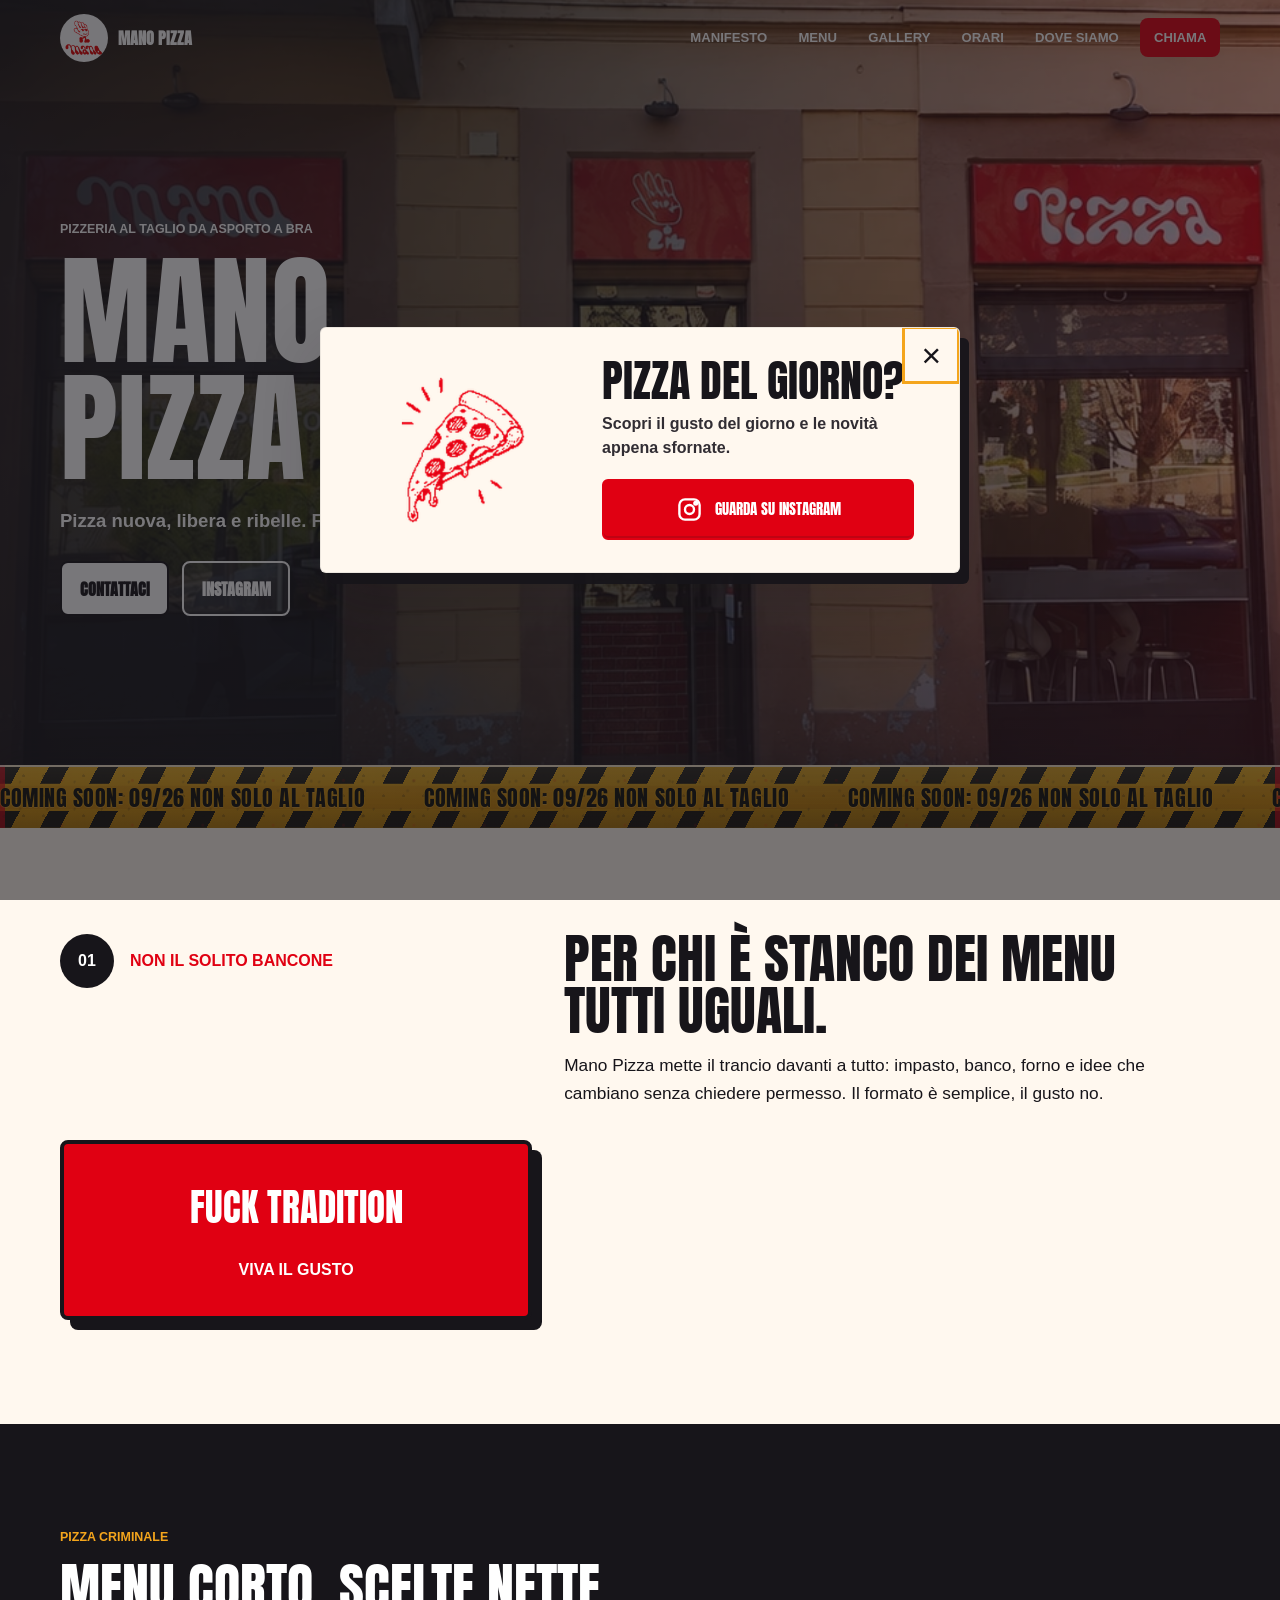
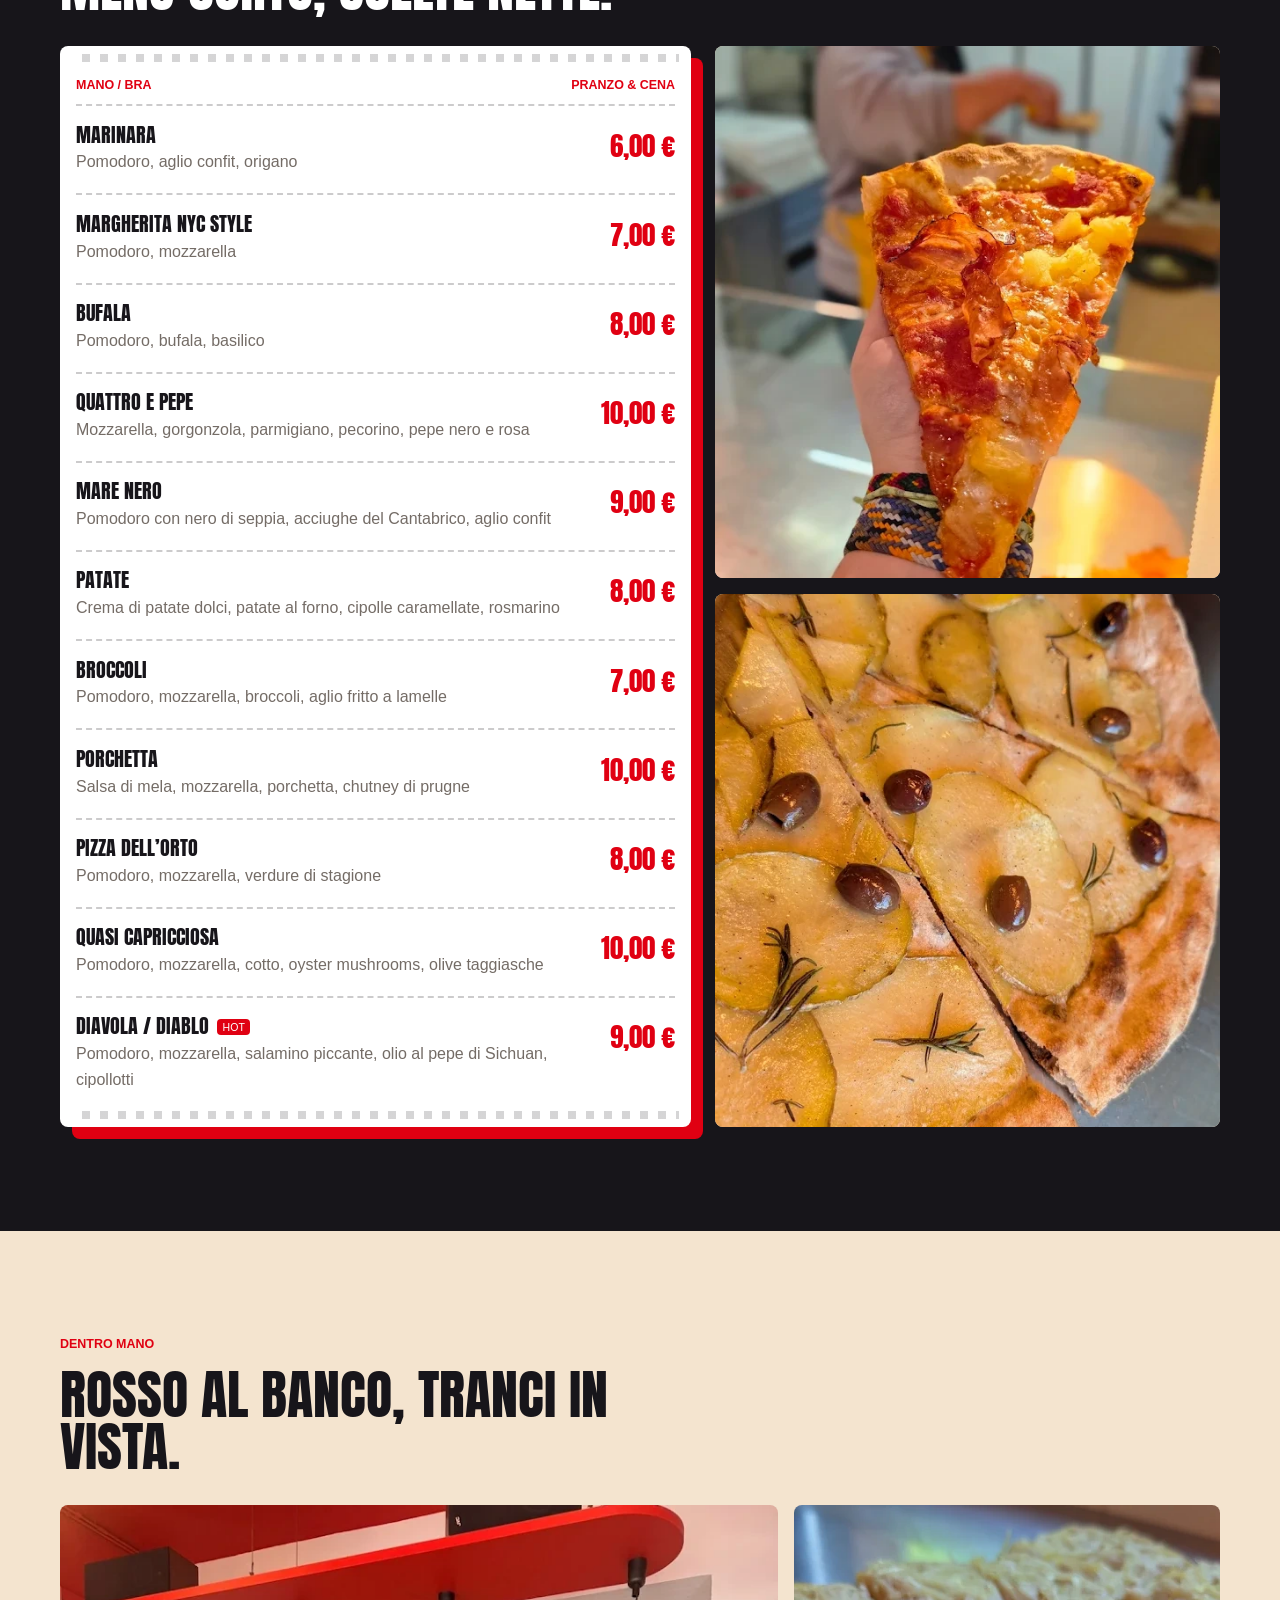
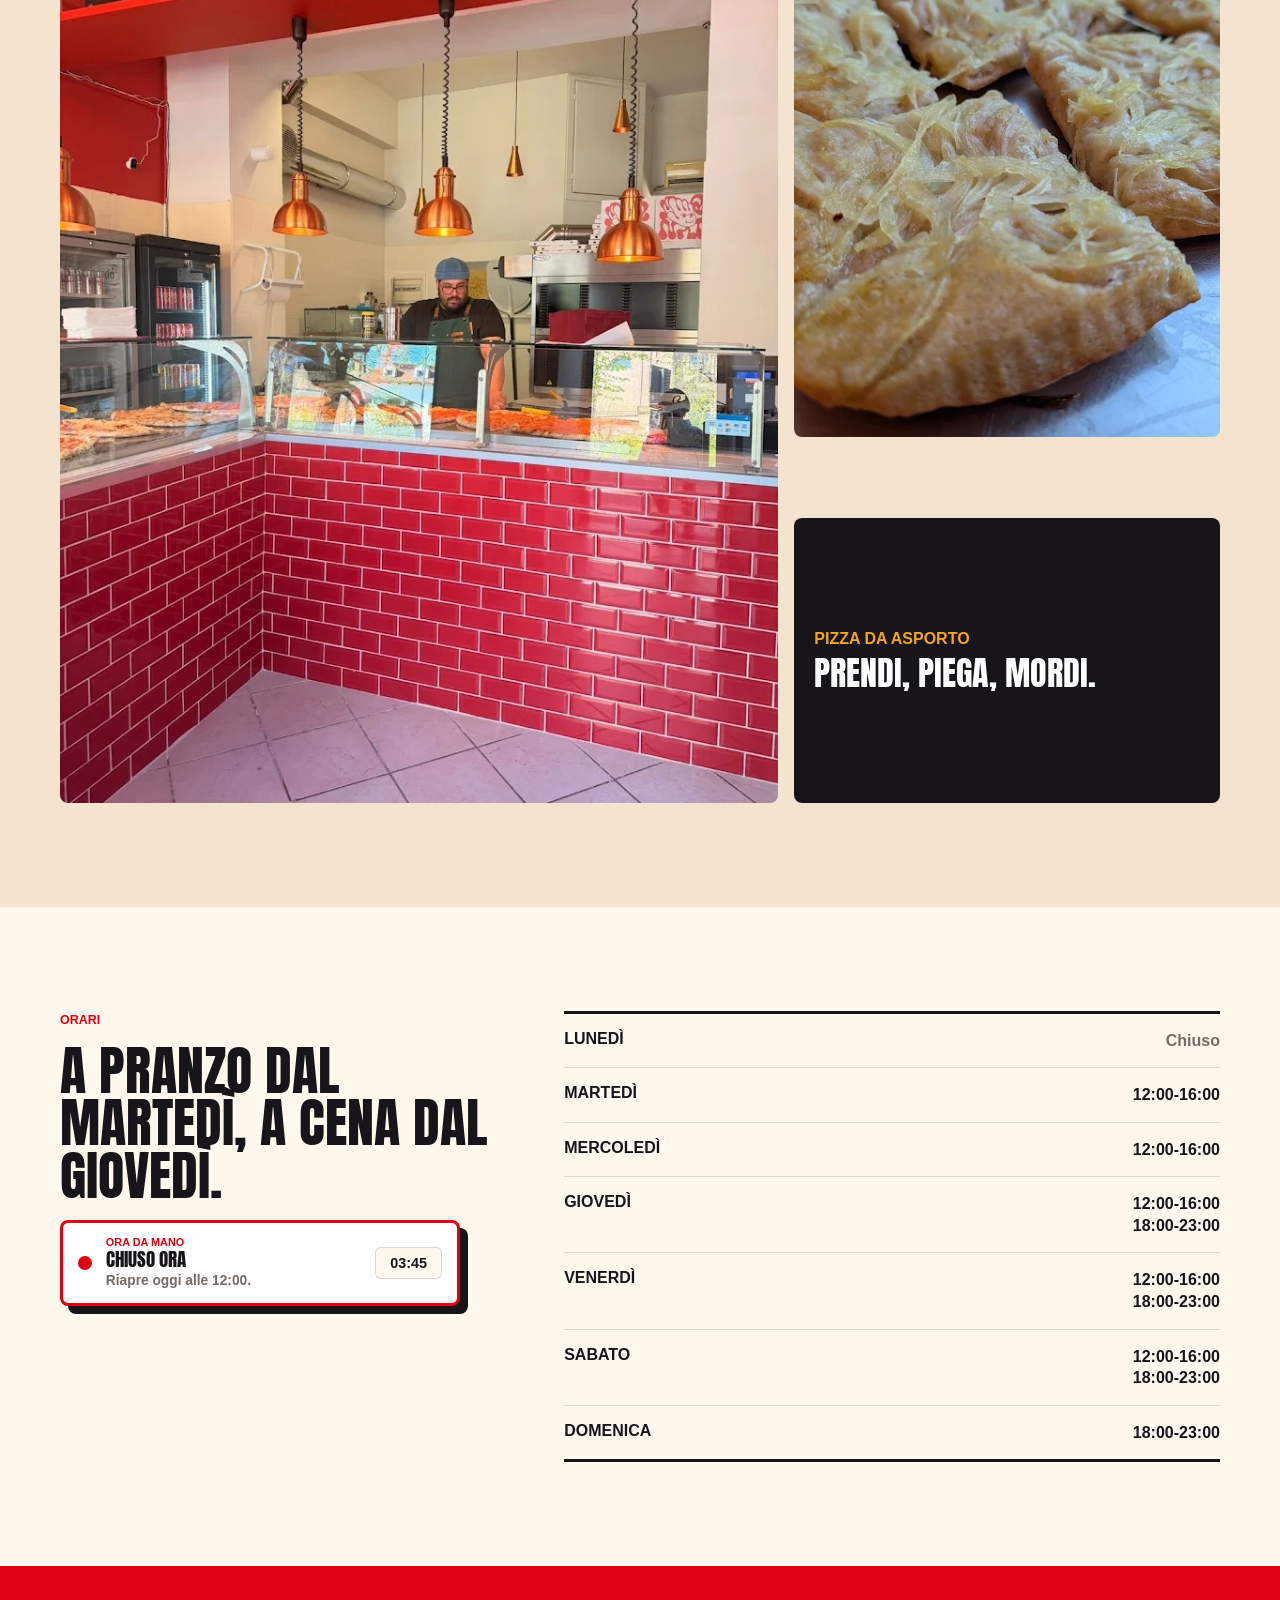
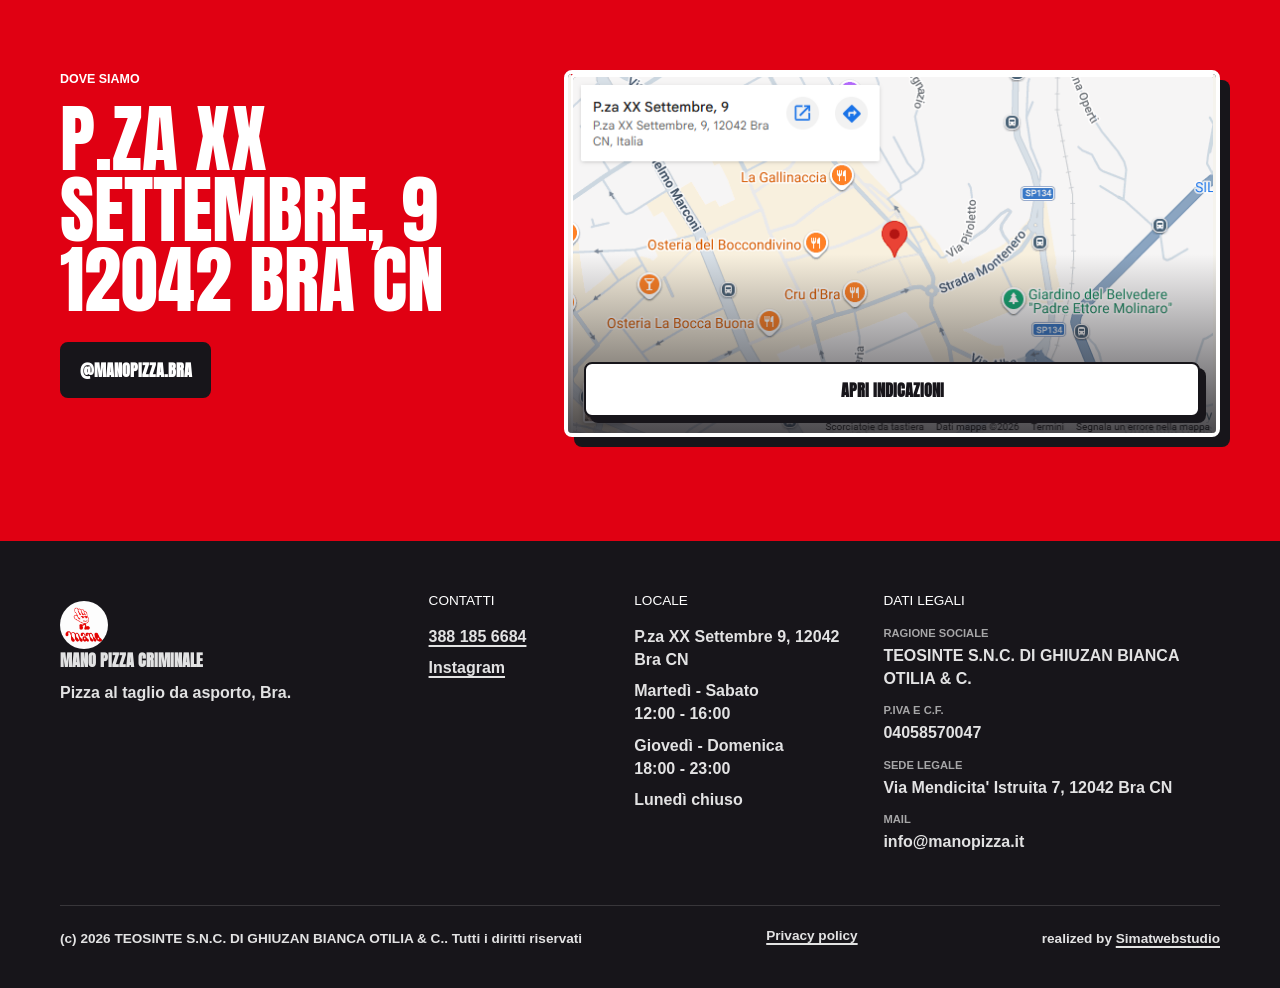
<file: index.html>
<!DOCTYPE html>
<html lang="it">
<head>
  <meta charset="UTF-8" />
  <meta name="viewport" content="width=device-width, initial-scale=1.0" />
  <title>Mano Pizza | Pizza al taglio ribelle a Bra</title>
  <meta name="description" content="Mano Pizza a Bra: pizza al taglio da asporto, menu diretto, tranci legali e criminali in Piazza XX Settembre." />
  <meta name="robots" content="index, follow" />
  <link rel="canonical" href="https://manopizza.it/" />
  <meta name="theme-color" content="#e00012" />

  <meta property="og:type" content="website" />
  <meta property="og:title" content="Mano Pizza | Pizza al taglio ribelle a Bra" />
  <meta property="og:description" content="Tranci liberi, gusto diretto e pizza da asporto in Piazza XX Settembre a Bra." />
  <meta property="og:image" content="https://manopizza.it/assets/mano-storefront.webp" />
  <meta property="og:locale" content="it_IT" />

  <meta name="twitter:card" content="summary_large_image" />
  <meta name="twitter:title" content="Mano Pizza | Pizza al taglio ribelle a Bra" />
  <meta name="twitter:description" content="Pizza al taglio da asporto a Bra, fuori dai menu tutti uguali." />
  <meta name="twitter:image" content="https://manopizza.it/assets/mano-storefront.webp" />

  <link rel="icon" type="image/png" sizes="96x96" href="assets/favicon-96x96.png" />
  <link rel="icon" type="image/png" sizes="48x48" href="assets/favicon-48x48.png" />
  <link rel="icon" type="image/x-icon" href="assets/favicon.ico" sizes="any" />
  <link rel="shortcut icon" type="image/x-icon" href="assets/favicon.ico" />
  <link rel="apple-touch-icon" sizes="180x180" href="assets/apple-touch-icon.png" />
  <link rel="manifest" href="manifest.json" />
  <link rel="preload" as="image" href="assets/mano-storefront.webp" />
  <link rel="stylesheet" href="styles.css?v=20260901-1200" />

  <script type="application/ld+json">
  {
    "@context": "https://schema.org",
    "@type": "Restaurant",
    "name": "Mano Pizza",
    "url": "https://manopizza.it/",
    "description": "Pizzeria al taglio da asporto a Bra.",
    "servesCuisine": "Pizza al taglio",
    "telephone": "+39 388 185 6684",
    "image": "https://manopizza.it/assets/mano-storefront.webp",
    "address": {
      "@type": "PostalAddress",
      "streetAddress": "Piazza XX Settembre, 9",
      "postalCode": "12042",
      "addressLocality": "Bra",
      "addressRegion": "CN",
      "addressCountry": "IT"
    },
    "sameAs": [
      "https://www.instagram.com/manopizza.bra"
    ],
    "openingHoursSpecification": [
      {
        "@type": "OpeningHoursSpecification",
        "dayOfWeek": ["Tuesday", "Wednesday", "Thursday", "Friday", "Saturday"],
        "opens": "12:00",
        "closes": "16:00"
      },
      {
        "@type": "OpeningHoursSpecification",
        "dayOfWeek": ["Thursday", "Friday", "Saturday", "Sunday"],
        "opens": "18:00",
        "closes": "23:00"
      }
    ]
  }
  </script>
</head>
<body>
  <a class="skip-link" href="#main">Salta al contenuto</a>

  <div class="instagram-popup" data-instagram-popup hidden>
    <div class="instagram-popup__backdrop" data-instagram-popup-overlay></div>
    <div
      class="instagram-popup__dialog"
      role="dialog"
      aria-modal="true"
      aria-labelledby="instagram-popup-title"
      aria-describedby="instagram-popup-description"
      tabindex="-1"
    >
      <button class="instagram-popup__close" type="button" aria-label="Chiudi popup" data-instagram-popup-close>
        <span aria-hidden="true">&times;</span>
      </button>
      <div class="instagram-popup__art" aria-hidden="true">
        <img src="assets/pizza-del-giorno.png" width="400" height="400" alt="" />
      </div>
      <div class="instagram-popup__content">
        <h2 class="instagram-popup__title" id="instagram-popup-title">PIZZA DEL GIORNO?</h2>
        <p class="instagram-popup__description" id="instagram-popup-description">Scopri il gusto del giorno e le novità appena sfornate.</p>
        <a class="instagram-popup__cta" href="https://www.instagram.com/manopizza.bra" target="_blank" rel="noopener noreferrer" data-instagram-popup-cta>
          <svg viewBox="0 0 24 24" aria-hidden="true" focusable="false">
            <rect x="3" y="3" width="18" height="18" rx="5"></rect>
            <circle cx="12" cy="12" r="4"></circle>
            <circle cx="17.5" cy="6.5" r="1.2"></circle>
          </svg>
          <span>GUARDA SU INSTAGRAM</span>
        </a>
      </div>
    </div>
  </div>

  <header class="site-header" data-site-header>
    <nav class="nav" aria-label="Navigazione principale">
      <a class="brand" href="#top" aria-label="Mano Pizza home">
        <img src="assets/mano-logo.jpg" width="150" height="150" alt="Logo Mano Pizza" />
        <span>Mano Pizza</span>
      </a>

      <button class="nav-toggle" type="button" aria-expanded="false" aria-controls="site-menu" data-nav-toggle>
        <span class="nav-toggle__bar"></span>
        <span class="nav-toggle__bar"></span>
        <span class="nav-toggle__bar"></span>
        <span class="sr-only">Apri menu</span>
      </button>

      <div class="nav-menu" id="site-menu" data-nav-menu>
        <a href="#manifesto">Manifesto</a>
        <a href="#menu">Menu</a>
        <a href="#gallery">Gallery</a>
        <a href="#orari">Orari</a>
        <a href="#dove-siamo">Dove siamo</a>
        <a class="nav-action" href="tel:+393881856684">Chiama</a>
      </div>
    </nav>
  </header>

  <main id="main">
    <section class="hero" id="top" aria-labelledby="hero-title">
      <div class="hero__media" aria-hidden="true"></div>
      <div class="hero__overlay"></div>
      <div class="hero__content reveal">
        <p class="eyebrow">Pizzeria al taglio da asporto a Bra</p>
        <h1 id="hero-title">Mano Pizza</h1>
        <p class="hero__claim">Pizza nuova, libera e ribelle. Fuck tradition. Viva il gusto.</p>
        <div class="hero__actions" aria-label="Azioni principali">
          <a class="button button--light" href="tel:+393881856684">Contattaci</a>
          <a class="button button--ghost" href="https://www.instagram.com/manopizza.bra" target="_blank" rel="noopener noreferrer">Instagram</a>
        </div>
      </div>
      <section class="wip-banner" aria-label="Coming soon: 09/26 non solo al taglio">
        <div class="wip-track">
          <div class="wip-group">
            <span>COMING SOON: 09/26 NON SOLO AL TAGLIO</span>
            <span>COMING SOON: 09/26 NON SOLO AL TAGLIO</span>
            <span>COMING SOON: 09/26 NON SOLO AL TAGLIO</span>
          </div>
          <div class="wip-group" aria-hidden="true">
            <span>COMING SOON: 09/26 NON SOLO AL TAGLIO</span>
            <span>COMING SOON: 09/26 NON SOLO AL TAGLIO</span>
            <span>COMING SOON: 09/26 NON SOLO AL TAGLIO</span>
          </div>
        </div>
      </section>
    </section>

    <section class="manifesto section" id="manifesto" aria-labelledby="manifesto-title">
      <div class="container manifesto__grid">
        <div class="section-kicker reveal">
          <span>01</span>
          <p>Non il solito bancone</p>
        </div>
        <div class="manifesto__copy reveal">
          <h2 id="manifesto-title">Per chi è stanco dei menu tutti uguali.</h2>
          <p>Mano Pizza mette il trancio davanti a tutto: impasto, banco, forno e idee che cambiano senza chiedere permesso. Il formato è semplice, il gusto no.</p>
        </div>
        <div class="manifesto__stamp reveal" aria-label="Motto Mano Pizza">
          <strong>Fuck tradition</strong>
          <span>Viva il gusto</span>
        </div>
      </div>
    </section>

    <section class="menu-section section" id="menu" aria-labelledby="menu-title">
      <div class="container">
        <div class="section-heading reveal">
          <p class="eyebrow">Pizza Criminale</p>
          <h2 id="menu-title">Menu corto, scelte nette.</h2>
        </div>

        <div class="menu-layout">
          <div class="menu-board reveal" aria-label="Menu pizze Mano Pizza">
            <div class="menu-board__top">
              <span>MANO / BRA</span>
              <span>PRANZO &amp; CENA</span>
            </div>
            <article class="menu-item">
              <div>
                <h3>Marinara</h3>
                <p>Pomodoro, aglio confit, origano</p>
              </div>
              <strong>6,00 €</strong>
            </article>
            <article class="menu-item">
              <div>
                <h3>Margherita NYC style</h3>
                <p>Pomodoro, mozzarella</p>
              </div>
              <strong>7,00 €</strong>
            </article>
            <article class="menu-item">
              <div>
                <h3>Bufala</h3>
                <p>Pomodoro, bufala, basilico</p>
              </div>
              <strong>8,00 €</strong>
            </article>
            <article class="menu-item">
              <div>
                <h3>Quattro e pepe</h3>
                <p>Mozzarella, gorgonzola, parmigiano, pecorino, pepe nero e rosa</p>
              </div>
              <strong>10,00 €</strong>
            </article>
            <article class="menu-item">
              <div>
                <h3>Mare nero</h3>
                <p>Pomodoro con nero di seppia, acciughe del Cantabrico, aglio confit</p>
              </div>
              <strong>9,00 €</strong>
            </article>
            <article class="menu-item">
              <div>
                <h3>Patate</h3>
                <p>Crema di patate dolci, patate al forno, cipolle caramellate, rosmarino</p>
              </div>
              <strong>8,00 €</strong>
            </article>
            <article class="menu-item">
              <div>
                <h3>Broccoli</h3>
                <p>Pomodoro, mozzarella, broccoli, aglio fritto a lamelle</p>
              </div>
              <strong>7,00 €</strong>
            </article>
            <article class="menu-item">
              <div>
                <h3>Porchetta</h3>
                <p>Salsa di mela, mozzarella, porchetta, chutney di prugne</p>
              </div>
              <strong>10,00 €</strong>
            </article>
            <article class="menu-item">
              <div>
                <h3>Pizza dell’orto</h3>
                <p>Pomodoro, mozzarella, verdure di stagione</p>
              </div>
              <strong>8,00 €</strong>
            </article>
            <article class="menu-item">
              <div>
                <h3>Quasi capricciosa</h3>
                <p>Pomodoro, mozzarella, cotto, oyster mushrooms, olive taggiasche</p>
              </div>
              <strong>10,00 €</strong>
            </article>
            <article class="menu-item menu-item--hot">
              <div>
                <h3>Diavola / Diablo</h3>
                <p>Pomodoro, mozzarella, salamino piccante, olio al pepe di Sichuan, cipollotti</p>
              </div>
              <strong>9,00 €</strong>
            </article>
          </div>

          <div class="menu-photos" aria-label="Foto pizze Mano Pizza">
            <figure class="photo-tile photo-tile--tall reveal">
              <img src="assets/trancio-criminale.webp" width="574" height="1020" loading="lazy" alt="Trancio di pizza al taglio servito al banco di Mano Pizza" />
            </figure>
            <figure class="photo-tile reveal">
              <img src="assets/pizza-patate-olive.webp" width="574" height="1020" loading="lazy" alt="Pizza con patate, olive e rosmarino tagliata a spicchi" />
            </figure>
          </div>
        </div>
      </div>
    </section>


    <section class="gallery section" id="gallery" aria-labelledby="gallery-title">
      <div class="container">
        <div class="section-heading reveal">
          <p class="eyebrow">Dentro Mano</p>
          <h2 id="gallery-title">Rosso al banco, tranci in vista.</h2>
        </div>
        <div class="gallery-grid">
          <figure class="gallery-grid__large reveal">
            <img src="assets/bancone-mano-pizza.webp" width="765" height="1020" loading="lazy" alt="Bancone rosso e vetrina delle pizze di Mano Pizza" />
          </figure>
          <figure class="reveal">
            <img src="assets/pizza-bianca-cipolle.webp" width="574" height="1020" loading="lazy" alt="Tranci di pizza bianca con cipolle sul banco" />
          </figure>
          <div class="gallery-note reveal">
            <span>Pizza da asporto</span>
            <strong>Prendi, piega, mordi.</strong>
          </div>
        </div>
      </div>
    </section>

<!-- sezione non attiva -->



    <section class="hours section" id="orari" aria-labelledby="hours-title">
      <div class="container hours__grid">
        <div class="section-heading reveal">
          <p class="eyebrow">Orari</p>
          <h2 id="hours-title">A pranzo dal martedì, a cena dal giovedì.</h2>
          <div class="hero-status hours-status" data-status-card aria-live="polite">
            <span class="hero-status__pulse" aria-hidden="true"></span>
            <span class="hero-status__copy">
              <span class="hero-status__kicker">Ora da Mano</span>
              <strong data-open-status>Controllo orario...</strong>
              <span data-status-detail>Verifica automatica sull'orario di Bra.</span>
            </span>
            <span class="hero-status__time" data-status-time>--:--</span>
          </div>
        </div>
        <div class="hours-table reveal" aria-label="Orari di apertura">
          <div><span>Lunedì</span><strong class="is-closed-day">Chiuso</strong></div>
          <div><span>Martedì</span><strong>12:00-16:00</strong></div>
          <div><span>Mercoledì</span><strong>12:00-16:00</strong></div>
          <div><span>Giovedì</span><strong>12:00-16:00<br />18:00-23:00</strong></div>
          <div><span>Venerdì</span><strong>12:00-16:00<br />18:00-23:00</strong></div>
          <div><span>Sabato</span><strong>12:00-16:00<br />18:00-23:00</strong></div>
          <div><span>Domenica</span><strong>18:00-23:00</strong></div>
        </div>
      </div>
    </section>

    <section class="location section" id="dove-siamo" aria-labelledby="location-title">
      <div class="container location__grid">
        <div class="location__copy reveal">
          <p class="eyebrow">Dove siamo</p>
          <address class="location__address" id="location-title">
            <span>P.za XX Settembre, 9</span>
            <span>12042 Bra CN</span>
          </address>
          <div class="contact-actions">
            <a class="button button--ink" href="https://www.instagram.com/manopizza.bra" target="_blank" rel="noopener noreferrer">@manopizza.bra</a>
          </div>
        </div>
        <div class="location-photo reveal">
          <a class="location-photo__map-link" href="https://www.google.com/maps/place/Mano+Pizza+Criminale/@44.6960453,7.853799,739m/data&#x3D;!3m2!1e3!4b1!4m6!3m5!1s0x12d2ab36dbe25441:0xece833bb7e3bf883!8m2!3d44.6960453!4d7.8563793!16s%2Fg%2F11nb79sk_k?entry&#x3D;ttu&amp;g_ep&#x3D;EgoyMDI2MDUyNy4wIKXMDSoASAFQAw%3D%3D" target="_blank" rel="noopener noreferrer" aria-label="Apri Mano Pizza Criminale su Google Maps">
            <img src="assets/MappaStatica.png" width="647" height="362" loading="lazy" alt="Mappa statica per raggiungere Mano Pizza Criminale a Bra" />
          </a>
          <a class="button button--light location-photo__button" href="https://www.google.com/maps/place/Mano+Pizza+Criminale/@44.6960453,7.853799,739m/data&#x3D;!3m2!1e3!4b1!4m6!3m5!1s0x12d2ab36dbe25441:0xece833bb7e3bf883!8m2!3d44.6960453!4d7.8563793!16s%2Fg%2F11nb79sk_k?entry&#x3D;ttu&amp;g_ep&#x3D;EgoyMDI2MDUyNy4wIKXMDSoASAFQAw%3D%3D" target="_blank" rel="noopener noreferrer" aria-label="Apri indicazioni per Mano Pizza su Google Maps">Apri indicazioni</a>
        </div>
      </div>
    </section>
  </main>

  <footer class="site-footer">
    <div class="container footer__grid">
      <div class="footer__brand-column">
        <a class="footer-brand" href="index.html#top">
          <img src="assets/mano-logo.jpg" width="150" height="150" alt="" />
          <span>Mano Pizza Criminale</span>
        </a>
        <p>Pizza al taglio da asporto, Bra.</p>
      </div>
      <div class="footer__column">
        <h2>Contatti</h2>
        <a href="tel:+393881856684">388 185 6684</a>
        <a href="https://www.instagram.com/manopizza.bra" target="_blank" rel="noopener noreferrer">Instagram</a>
      </div>
      <div class="footer__column">
        <h2>Locale</h2>
        <p>P.za XX Settembre 9, 12042 Bra CN</p>
        <p>Martedì - Sabato<br />12:00 - 16:00</p>
        <p>Giovedì - Domenica<br />18:00 - 23:00</p>
        <p>Lunedì chiuso</p>
      </div>
      <div class="footer__legal-column">
        <h2>Dati legali</h2>
        <p><span>Ragione sociale</span>TEOSINTE S.N.C. DI GHIUZAN BIANCA OTILIA &amp; C.</p>
        <p><span>P.IVA e C.F.</span>04058570047</p>
        <p><span>Sede legale</span>Via Mendicita&#x27; Istruita 7, 12042 Bra CN</p>
        <p><span>Mail</span>info@manopizza.it</p>
      </div>
    </div>
    <div class="container footer-bottom">
      <p>(c) 2026 TEOSINTE S.N.C. DI GHIUZAN BIANCA OTILIA &amp; C.. Tutti i diritti riservati</p>
      <a href="privacy.html">Privacy policy</a>
      <p class="footer-credit">realized by <a href="mailto:simatwebstudio@gmail.com">Simatwebstudio</a></p>
    </div>
  </footer>

  <script src="script.js?v=20260901-1200"></script>
</body>
</html>
</file>
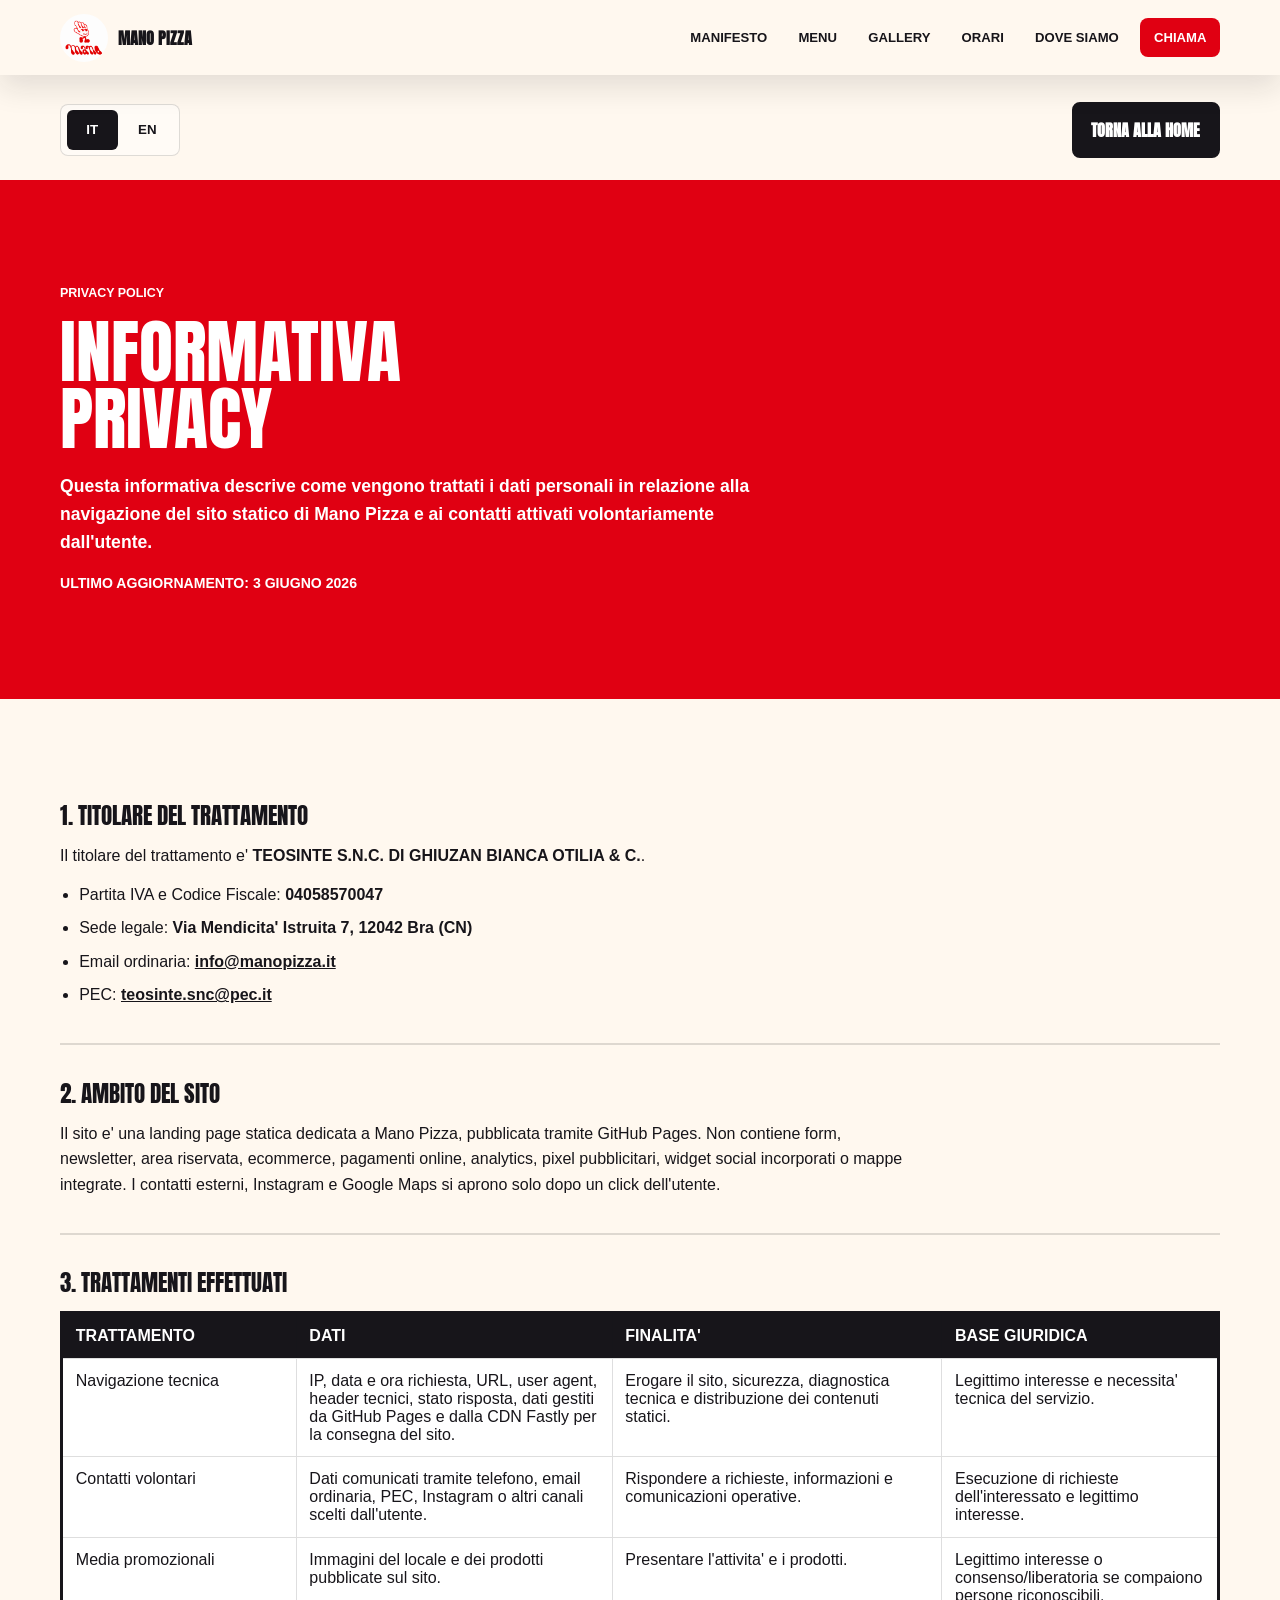
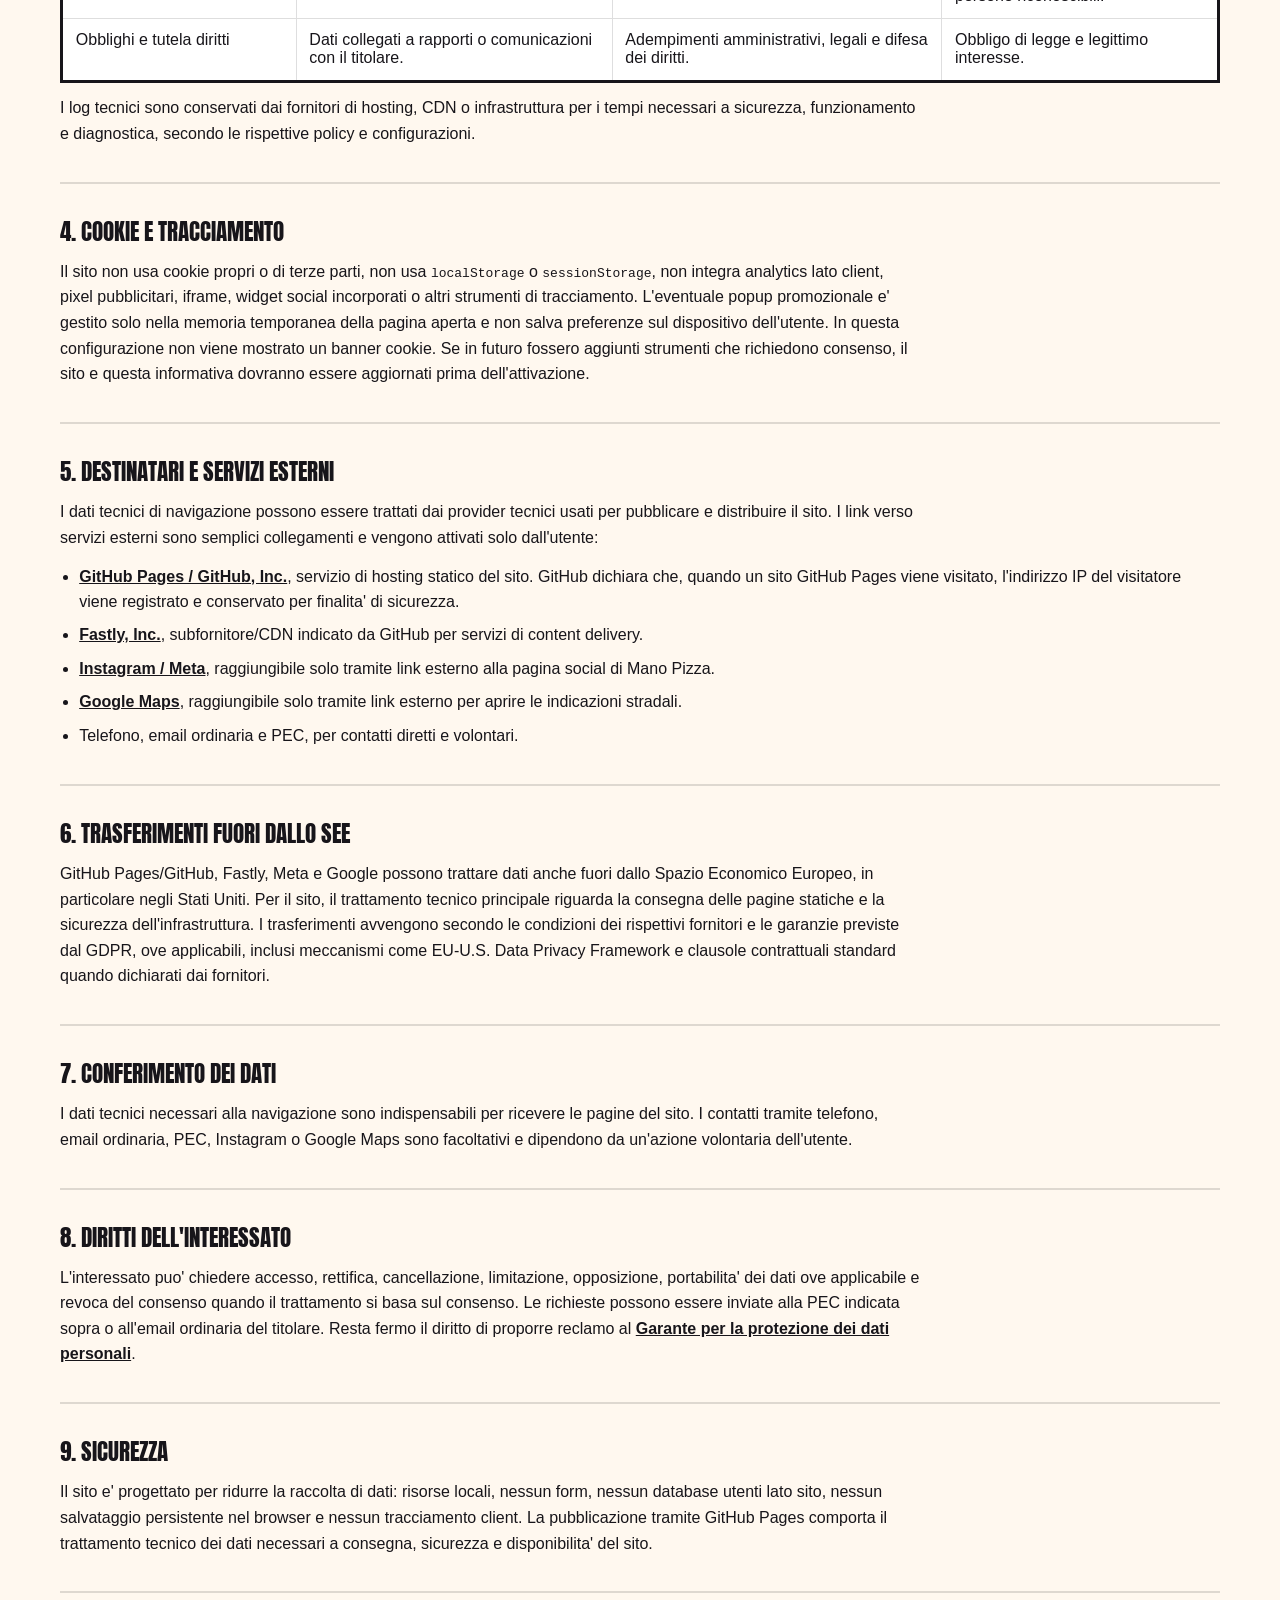
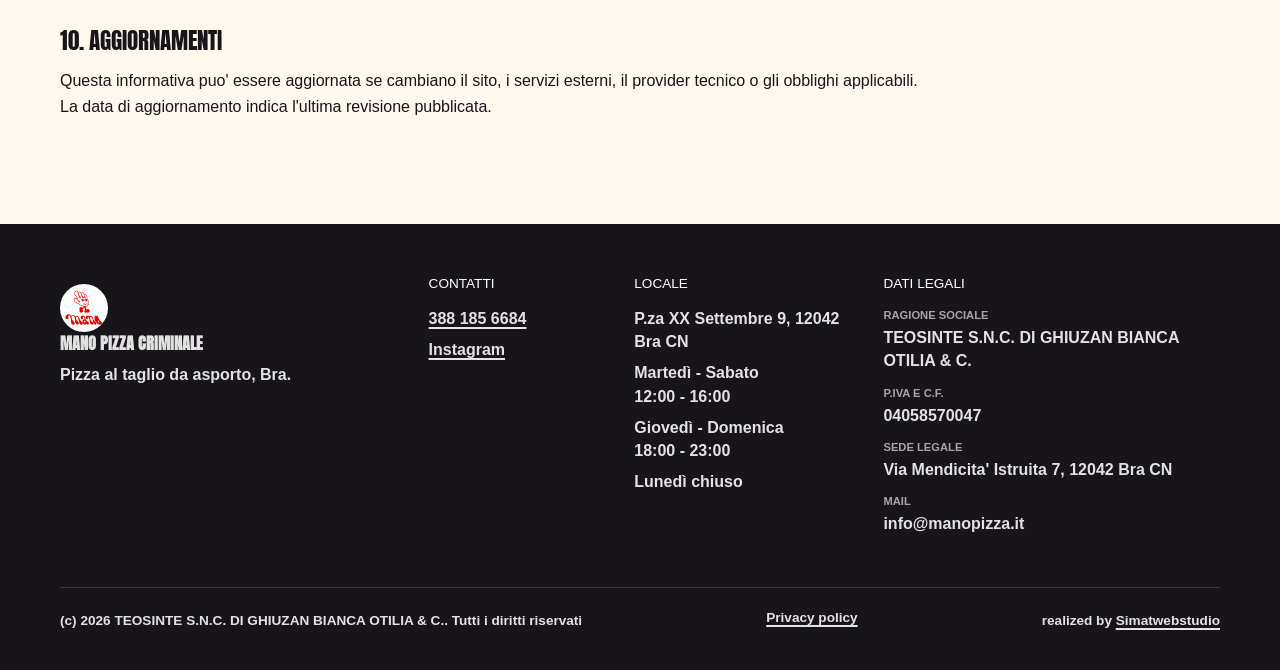
<file: privacy.html>
<!DOCTYPE html>
<html lang="it">
<head>
  <meta charset="UTF-8" />
  <meta name="viewport" content="width=device-width, initial-scale=1.0" />
  <title>Privacy policy | Mano Pizza</title>
  <meta name="description" content="Informativa privacy del sito statico Mano Pizza: dati del titolare, cookie assenti, servizi esterni e diritti degli interessati." />
  <meta name="robots" content="noindex, follow" />
  <link rel="canonical" href="https://manopizza.it/privacy.html" />
  <meta name="theme-color" content="#e00012" />
  <link rel="icon" type="image/png" sizes="96x96" href="assets/favicon-96x96.png" />
  <link rel="icon" type="image/png" sizes="48x48" href="assets/favicon-48x48.png" />
  <link rel="icon" type="image/x-icon" href="assets/favicon.ico" sizes="any" />
  <link rel="shortcut icon" type="image/x-icon" href="assets/favicon.ico" />
  <link rel="apple-touch-icon" sizes="180x180" href="assets/apple-touch-icon.png" />
  <link rel="manifest" href="manifest.json" />
  <link rel="stylesheet" href="styles.css?v=20260901-1200" />
</head>
<body class="legal-page" data-legal-lang="it">
  <a class="skip-link" href="#main">
    Salta al contenuto
  </a>

  <header class="site-header" data-site-header>
    <nav class="nav" aria-label="Navigazione principale">
      <a class="brand" href="index.html#top" aria-label="Mano Pizza home">
        <img src="assets/mano-logo.jpg" width="150" height="150" alt="Logo Mano Pizza" />
        <span>Mano Pizza</span>
      </a>

      <button class="nav-toggle" type="button" aria-expanded="false" aria-controls="site-menu" data-nav-toggle>
        <span class="nav-toggle__bar"></span>
        <span class="nav-toggle__bar"></span>
        <span class="nav-toggle__bar"></span>
        <span class="sr-only">Apri menu</span>
      </button>

      <div class="nav-menu" id="site-menu" data-nav-menu>
        <a href="index.html#manifesto">Manifesto</a>
        <a href="index.html#menu">Menu</a>
        <a href="index.html#gallery">Gallery</a>
        <a href="index.html#orari">Orari</a>
        <a href="index.html#dove-siamo">Dove siamo</a>
        <a class="nav-action" href="tel:+393881856684">Chiama</a>
      </div>
    </nav>
  </header>

  <main id="main">
    <section class="legal-tools" aria-label="Azioni privacy policy">
      <div class="container legal-tools__inner">
        <div class="language-switch" role="group" aria-label="Lingua privacy policy">
          <button class="language-switch__button is-active" type="button" aria-pressed="true" data-lang-button="it">IT</button>
          <button class="language-switch__button" type="button" aria-pressed="false" data-lang-button="en">EN</button>
        </div>
        <a class="button button--ink legal-home-button" href="index.html#top">
          <span data-lang-panel="it">Torna alla home</span>
          <span data-lang-panel="en" hidden>Back to home</span>
        </a>
      </div>
    </section>

    <section class="legal-hero section" aria-label="Privacy policy">
      <div class="container" data-lang-panel="it">
        <p class="eyebrow">Privacy policy</p>
        <h1>Informativa privacy</h1>
        <p class="legal-intro">Questa informativa descrive come vengono trattati i dati personali in relazione alla navigazione del sito statico di Mano Pizza e ai contatti attivati volontariamente dall'utente.</p>
        <p class="legal-updated">Ultimo aggiornamento: 3 giugno 2026</p>
      </div>
      <div class="container" data-lang-panel="en" hidden lang="en">
        <p class="eyebrow">Privacy policy</p>
        <h1>Privacy notice</h1>
        <p class="legal-intro">This notice explains how personal data is processed in relation to browsing the static Mano Pizza website and to contact actions voluntarily started by the user.</p>
        <p class="legal-updated">Last updated: June 3, 2026</p>
      </div>
    </section>

    <section class="legal-content section" aria-label="Contenuto informativa privacy">
      <div class="container legal-layout" id="privacy-it" data-lang-panel="it">
        <article class="legal-section">
          <h2>1. Titolare del trattamento</h2>
          <p>Il titolare del trattamento e' <strong>TEOSINTE S.N.C. DI GHIUZAN BIANCA OTILIA &amp; C.</strong>.</p>
          <ul class="legal-list">
            <li>Partita IVA e Codice Fiscale: <strong>04058570047</strong></li>
            <li>Sede legale: <strong>Via Mendicita' Istruita 7, 12042 Bra (CN)</strong></li>
            <li>Email ordinaria: <a href="mailto:info@manopizza.it">info@manopizza.it</a></li>
            <li>PEC: <a href="mailto:teosinte.snc@pec.it">teosinte.snc@pec.it</a></li>
          </ul>
        </article>

        <article class="legal-section">
          <h2>2. Ambito del sito</h2>
          <p>Il sito e' una landing page statica dedicata a Mano Pizza, pubblicata tramite GitHub Pages. Non contiene form, newsletter, area riservata, ecommerce, pagamenti online, analytics, pixel pubblicitari, widget social incorporati o mappe integrate. I contatti esterni, Instagram e Google Maps si aprono solo dopo un click dell'utente.</p>
        </article>

        <article class="legal-section">
          <h2>3. Trattamenti effettuati</h2>
          <div class="legal-table" role="table" aria-label="Trattamenti dei dati personali">
            <div role="row">
              <strong role="columnheader">Trattamento</strong>
              <strong role="columnheader">Dati</strong>
              <strong role="columnheader">Finalita'</strong>
              <strong role="columnheader">Base giuridica</strong>
            </div>
            <div role="row">
              <span role="cell">Navigazione tecnica</span>
              <span role="cell">IP, data e ora richiesta, URL, user agent, header tecnici, stato risposta, dati gestiti da GitHub Pages e dalla CDN Fastly per la consegna del sito.</span>
              <span role="cell">Erogare il sito, sicurezza, diagnostica tecnica e distribuzione dei contenuti statici.</span>
              <span role="cell">Legittimo interesse e necessita' tecnica del servizio.</span>
            </div>
            <div role="row">
              <span role="cell">Contatti volontari</span>
              <span role="cell">Dati comunicati tramite telefono, email ordinaria, PEC, Instagram o altri canali scelti dall'utente.</span>
              <span role="cell">Rispondere a richieste, informazioni e comunicazioni operative.</span>
              <span role="cell">Esecuzione di richieste dell'interessato e legittimo interesse.</span>
            </div>
            <div role="row">
              <span role="cell">Media promozionali</span>
              <span role="cell">Immagini del locale e dei prodotti pubblicate sul sito.</span>
              <span role="cell">Presentare l'attivita' e i prodotti.</span>
              <span role="cell">Legittimo interesse o consenso/liberatoria se compaiono persone riconoscibili.</span>
            </div>
            <div role="row">
              <span role="cell">Obblighi e tutela diritti</span>
              <span role="cell">Dati collegati a rapporti o comunicazioni con il titolare.</span>
              <span role="cell">Adempimenti amministrativi, legali e difesa dei diritti.</span>
              <span role="cell">Obbligo di legge e legittimo interesse.</span>
            </div>
          </div>
          <p>I log tecnici sono conservati dai fornitori di hosting, CDN o infrastruttura per i tempi necessari a sicurezza, funzionamento e diagnostica, secondo le rispettive policy e configurazioni.</p>
        </article>

        <article class="legal-section">
          <h2>4. Cookie e tracciamento</h2>
          <p>Il sito non usa cookie propri o di terze parti, non usa <code>localStorage</code> o <code>sessionStorage</code>, non integra analytics lato client, pixel pubblicitari, iframe, widget social incorporati o altri strumenti di tracciamento. L'eventuale popup promozionale e' gestito solo nella memoria temporanea della pagina aperta e non salva preferenze sul dispositivo dell'utente. In questa configurazione non viene mostrato un banner cookie. Se in futuro fossero aggiunti strumenti che richiedono consenso, il sito e questa informativa dovranno essere aggiornati prima dell'attivazione.</p>
        </article>

        <article class="legal-section">
          <h2>5. Destinatari e servizi esterni</h2>
          <p>I dati tecnici di navigazione possono essere trattati dai provider tecnici usati per pubblicare e distribuire il sito. I link verso servizi esterni sono semplici collegamenti e vengono attivati solo dall'utente:</p>
          <ul class="legal-list">
            <li><a href="https://docs.github.com/en/pages/getting-started-with-github-pages/what-is-github-pages" target="_blank" rel="noopener noreferrer">GitHub Pages / GitHub, Inc.</a>, servizio di hosting statico del sito. GitHub dichiara che, quando un sito GitHub Pages viene visitato, l'indirizzo IP del visitatore viene registrato e conservato per finalita' di sicurezza.</li>
            <li><a href="https://docs.github.com/en/site-policy/privacy-policies/github-subprocessors" target="_blank" rel="noopener noreferrer">Fastly, Inc.</a>, subfornitore/CDN indicato da GitHub per servizi di content delivery.</li>
            <li><a href="https://privacycenter.instagram.com/policy/" target="_blank" rel="noopener noreferrer">Instagram / Meta</a>, raggiungibile solo tramite link esterno alla pagina social di Mano Pizza.</li>
            <li><a href="https://policies.google.com/privacy" target="_blank" rel="noopener noreferrer">Google Maps</a>, raggiungibile solo tramite link esterno per aprire le indicazioni stradali.</li>
            <li>Telefono, email ordinaria e PEC, per contatti diretti e volontari.</li>
          </ul>
        </article>

        <article class="legal-section">
          <h2>6. Trasferimenti fuori dallo SEE</h2>
          <p>GitHub Pages/GitHub, Fastly, Meta e Google possono trattare dati anche fuori dallo Spazio Economico Europeo, in particolare negli Stati Uniti. Per il sito, il trattamento tecnico principale riguarda la consegna delle pagine statiche e la sicurezza dell'infrastruttura. I trasferimenti avvengono secondo le condizioni dei rispettivi fornitori e le garanzie previste dal GDPR, ove applicabili, inclusi meccanismi come EU-U.S. Data Privacy Framework e clausole contrattuali standard quando dichiarati dai fornitori.</p>
        </article>

        <article class="legal-section">
          <h2>7. Conferimento dei dati</h2>
          <p>I dati tecnici necessari alla navigazione sono indispensabili per ricevere le pagine del sito. I contatti tramite telefono, email ordinaria, PEC, Instagram o Google Maps sono facoltativi e dipendono da un'azione volontaria dell'utente.</p>
        </article>

        <article class="legal-section">
          <h2>8. Diritti dell'interessato</h2>
          <p>L'interessato puo' chiedere accesso, rettifica, cancellazione, limitazione, opposizione, portabilita' dei dati ove applicabile e revoca del consenso quando il trattamento si basa sul consenso. Le richieste possono essere inviate alla PEC indicata sopra o all'email ordinaria del titolare. Resta fermo il diritto di proporre reclamo al <a href="https://www.garanteprivacy.it/" target="_blank" rel="noopener noreferrer">Garante per la protezione dei dati personali</a>.</p>
        </article>

        <article class="legal-section">
          <h2>9. Sicurezza</h2>
          <p>Il sito e' progettato per ridurre la raccolta di dati: risorse locali, nessun form, nessun database utenti lato sito, nessun salvataggio persistente nel browser e nessun tracciamento client. La pubblicazione tramite GitHub Pages comporta il trattamento tecnico dei dati necessari a consegna, sicurezza e disponibilita' del sito.</p>
        </article>

        <article class="legal-section">
          <h2>10. Aggiornamenti</h2>
          <p>Questa informativa puo' essere aggiornata se cambiano il sito, i servizi esterni, il provider tecnico o gli obblighi applicabili. La data di aggiornamento indica l'ultima revisione pubblicata.</p>
        </article>
      </div>

      <div class="container legal-layout" id="privacy-en" data-lang-panel="en" hidden lang="en">
        <article class="legal-section">
          <h2>1. Data controller</h2>
          <p>The data controller is <strong>TEOSINTE S.N.C. DI GHIUZAN BIANCA OTILIA &amp; C.</strong>.</p>
          <ul class="legal-list">
            <li>VAT number and tax code: <strong>04058570047</strong></li>
            <li>Registered office: <strong>Via Mendicita' Istruita 7, 12042 Bra (CN), Italy</strong></li>
            <li>Ordinary email: <a href="mailto:info@manopizza.it">info@manopizza.it</a></li>
            <li>Certified email: <a href="mailto:teosinte.snc@pec.it">teosinte.snc@pec.it</a></li>
          </ul>
        </article>

        <article class="legal-section">
          <h2>2. Website scope</h2>
          <p>This website is a static landing page for Mano Pizza, published through GitHub Pages. It does not include forms, newsletters, reserved areas, ecommerce, online payments, analytics, advertising pixels, embedded social widgets or embedded maps. External contacts, Instagram and Google Maps open only after a user click.</p>
        </article>

        <article class="legal-section">
          <h2>3. Processing activities</h2>
          <div class="legal-table" role="table" aria-label="Personal data processing activities">
            <div role="row">
              <strong role="columnheader">Processing</strong>
              <strong role="columnheader">Data</strong>
              <strong role="columnheader">Purpose</strong>
              <strong role="columnheader">Legal basis</strong>
            </div>
            <div role="row">
              <span role="cell">Technical browsing</span>
              <span role="cell">IP address, request date and time, URL, user agent, technical headers, response status, data handled by GitHub Pages and the Fastly CDN for website delivery.</span>
              <span role="cell">Deliver the website, security, technical diagnostics and distribution of static content.</span>
              <span role="cell">Legitimate interest and technical necessity of the service.</span>
            </div>
            <div role="row">
              <span role="cell">Voluntary contacts</span>
              <span role="cell">Data sent by phone, ordinary email, certified email, Instagram or other channels chosen by the user.</span>
              <span role="cell">Reply to requests, information needs and operational communications.</span>
              <span role="cell">Performance of the user's request and legitimate interest.</span>
            </div>
            <div role="row">
              <span role="cell">Promotional media</span>
              <span role="cell">Images of the restaurant and products published on the website.</span>
              <span role="cell">Present the business and its products.</span>
              <span role="cell">Legitimate interest or consent/release if recognizable people appear.</span>
            </div>
            <div role="row">
              <span role="cell">Legal obligations and rights protection</span>
              <span role="cell">Data connected to relationships or communications with the controller.</span>
              <span role="cell">Administrative and legal obligations and protection of rights.</span>
              <span role="cell">Legal obligation and legitimate interest.</span>
            </div>
          </div>
          <p>Technical logs are stored by hosting, CDN or infrastructure providers for the time needed for security, operation and diagnostics, according to their respective policies and configurations.</p>
        </article>

        <article class="legal-section">
          <h2>4. Cookies and tracking</h2>
          <p>The website does not use first-party or third-party cookies, does not use <code>localStorage</code> or <code>sessionStorage</code>, does not integrate client-side analytics, advertising pixels, iframes, embedded social widgets or other tracking tools. Any promotional popup is handled only in the temporary memory of the open page and does not save preferences on the user's device. In this configuration no cookie banner is shown. If tools requiring consent are added in the future, the website and this notice must be updated before activation.</p>
        </article>

        <article class="legal-section">
          <h2>5. Recipients and external services</h2>
          <p>Technical browsing data may be processed by the technical providers used to publish and distribute the website. Links to external services are simple links and are activated only by the user:</p>
          <ul class="legal-list">
            <li><a href="https://docs.github.com/en/pages/getting-started-with-github-pages/what-is-github-pages" target="_blank" rel="noopener noreferrer">GitHub Pages / GitHub, Inc.</a>, static hosting service for the website. GitHub states that, when a GitHub Pages site is visited, the visitor's IP address is logged and stored for security purposes.</li>
            <li><a href="https://docs.github.com/en/site-policy/privacy-policies/github-subprocessors" target="_blank" rel="noopener noreferrer">Fastly, Inc.</a>, subprocessor/CDN listed by GitHub for content delivery services.</li>
            <li><a href="https://privacycenter.instagram.com/policy/" target="_blank" rel="noopener noreferrer">Instagram / Meta</a>, reachable only through an external link to Mano Pizza's social page.</li>
            <li><a href="https://policies.google.com/privacy" target="_blank" rel="noopener noreferrer">Google Maps</a>, reachable only through an external link to open directions.</li>
            <li>Phone, ordinary email and certified email, for direct and voluntary contacts.</li>
          </ul>
        </article>

        <article class="legal-section">
          <h2>6. Transfers outside the EEA</h2>
          <p>GitHub Pages/GitHub, Fastly, Meta and Google may process data outside the European Economic Area, particularly in the United States. For this website, the main technical processing concerns delivery of static pages and infrastructure security. Transfers take place according to the providers' terms and the safeguards required by the GDPR, where applicable, including mechanisms such as the EU-U.S. Data Privacy Framework and standard contractual clauses when declared by the providers.</p>
        </article>

        <article class="legal-section">
          <h2>7. Provision of data</h2>
          <p>The technical data required for browsing is necessary to receive the website pages. Contacts through phone, ordinary email, certified email, Instagram or Google Maps are optional and depend on a voluntary action by the user.</p>
        </article>

        <article class="legal-section">
          <h2>8. Data subject rights</h2>
          <p>The data subject may request access, rectification, erasure, restriction, objection, data portability where applicable, and withdrawal of consent when processing is based on consent. Requests can be sent to the certified email address listed above or to the controller's ordinary email address. The right to lodge a complaint with the competent supervisory authority remains unaffected; in Italy, this is the <a href="https://www.garanteprivacy.it/" target="_blank" rel="noopener noreferrer">Garante per la protezione dei dati personali</a>.</p>
        </article>

        <article class="legal-section">
          <h2>9. Security</h2>
          <p>The website is designed to reduce data collection: local resources, no forms, no user database on the website side, no persistent browser storage and no client-side tracking. Publication through GitHub Pages involves the technical processing of the data needed for website delivery, security and availability.</p>
        </article>

        <article class="legal-section">
          <h2>10. Updates</h2>
          <p>This notice may be updated if the website, external services, technical provider or applicable obligations change. The update date indicates the latest published revision.</p>
        </article>
      </div>
    </section>
  </main>

  <footer class="site-footer">
    <div class="container footer__grid">
      <div class="footer__brand-column">
        <a class="footer-brand" href="index.html#top">
          <img src="assets/mano-logo.jpg" width="150" height="150" alt="" />
          <span>Mano Pizza Criminale</span>
        </a>
        <p>Pizza al taglio da asporto, Bra.</p>
      </div>
      <div class="footer__column">
        <h2>Contatti</h2>
        <a href="tel:+393881856684">388 185 6684</a>
        <a href="https://www.instagram.com/manopizza.bra" target="_blank" rel="noopener noreferrer">Instagram</a>
      </div>
      <div class="footer__column">
        <h2>Locale</h2>
        <p>P.za XX Settembre 9, 12042 Bra CN</p>
        <p>Martedì - Sabato<br />12:00 - 16:00</p>
        <p>Giovedì - Domenica<br />18:00 - 23:00</p>
        <p>Lunedì chiuso</p>
      </div>
      <div class="footer__legal-column">
        <h2>Dati legali</h2>
        <p><span>Ragione sociale</span>TEOSINTE S.N.C. DI GHIUZAN BIANCA OTILIA &amp; C.</p>
        <p><span>P.IVA e C.F.</span>04058570047</p>
        <p><span>Sede legale</span>Via Mendicita' Istruita 7, 12042 Bra CN</p>
        <p><span>Mail</span>info@manopizza.it</p>
      </div>
    </div>
    <div class="container footer-bottom">
      <p>(c) 2026 TEOSINTE S.N.C. DI GHIUZAN BIANCA OTILIA &amp; C.. Tutti i diritti riservati</p>
      <a href="privacy.html">Privacy policy</a>
      <p class="footer-credit">realized by <a href="mailto:simatwebstudio@gmail.com">Simatwebstudio</a></p>
    </div>
  </footer>

  <script src="script.js?v=20260901-1200"></script>
</body>
</html>
</file>
<file: styles.css>
@font-face {
  font-family: "Anton";
  src: url("assets/fonts/Anton-Regular.woff2") format("woff2");
  font-style: normal;
  font-weight: 400;
  font-display: swap;
}

:root {
  --red: #e00012;
  --red-dark: #9f000d;
  --ink: #17151a;
  --ink-soft: #312d33;
  --paper: #fff8ef;
  --warm: #f4e4cf;
  --gold: #f4a51c;
  --mint: #2c8f6b;
  --white: #ffffff;
  --muted: #746c66;
  --line: rgba(23, 21, 26, 0.14);
  --shadow: 0 24px 60px rgba(23, 21, 26, 0.18);
  --max: 1160px;
  --radius: 8px;
  --fast: 180ms ease;
  --font-body: Arial, Helvetica, sans-serif;
  --font-display: "Anton", Impact, "Arial Black", Arial, Helvetica, sans-serif;
}

*,
*::before,
*::after {
  box-sizing: border-box;
}

html {
  scroll-behavior: smooth;
}

body {
  margin: 0;
  font-family: var(--font-body);
  color: var(--ink);
  background:
    linear-gradient(90deg, rgba(224, 0, 18, 0.05) 1px, transparent 1px),
    var(--paper);
  background-size: 28px 28px;
  letter-spacing: 0;
}

body.is-nav-open {
  overflow: hidden;
}

body.legal-page {
  background: var(--paper);
}

[hidden] {
  display: none !important;
}

img {
  display: block;
  max-width: 100%;
  height: auto;
}

a {
  color: inherit;
}

button,
a {
  -webkit-tap-highlight-color: transparent;
}

:focus-visible {
  outline: 3px solid var(--gold);
  outline-offset: 4px;
}

.skip-link,
.sr-only {
  position: absolute;
  width: 1px;
  height: 1px;
  padding: 0;
  margin: -1px;
  overflow: hidden;
  clip: rect(0, 0, 0, 0);
  white-space: nowrap;
  border: 0;
}

.skip-link:focus {
  width: auto;
  height: auto;
  margin: 0;
  clip: auto;
  z-index: 1000;
  left: 1rem;
  top: 1rem;
  padding: 0.7rem 1rem;
  color: var(--white);
  background: var(--ink);
}

.container {
  width: min(100% - 2rem, var(--max));
  margin-inline: auto;
}

.section {
  padding: 5rem 0;
}

.eyebrow {
  margin: 0 0 0.85rem;
  color: var(--red);
  font-size: 0.78rem;
  font-weight: 900;
  text-transform: uppercase;
}

h1,
h2,
h3,
p {
  overflow-wrap: anywhere;
}

h1,
h2,
h3 {
  margin: 0;
  font-family: var(--font-display);
  font-weight: 400;
  line-height: 0.96;
  letter-spacing: 0;
  text-transform: uppercase;
}

h1 {
  max-width: 8ch;
  font-size: 4.6rem;
}

h2 {
  font-size: 2.45rem;
}

h3 {
  font-size: 1.25rem;
}

p {
  line-height: 1.6;
}

.button {
  display: inline-flex;
  align-items: center;
  justify-content: center;
  min-height: 48px;
  padding: 0.85rem 1.1rem;
  border: 2px solid currentColor;
  border-radius: var(--radius);
  font-weight: 900;
  font-family: var(--font-display);
  text-decoration: none;
  text-transform: uppercase;
  transition: transform var(--fast), background-color var(--fast), color var(--fast);
}

.button:hover {
  transform: translateY(-2px);
}

.button--light {
  color: var(--ink);
  background: var(--white);
}

.button--ghost {
  color: var(--white);
  background: rgba(255, 255, 255, 0.08);
}

.button--red {
  color: var(--white);
  background: var(--red);
  border-color: var(--red);
}

.button--ink {
  color: var(--white);
  background: var(--ink);
  border-color: var(--ink);
}

.instagram-popup {
  position: fixed;
  inset: 0;
  z-index: 200;
  display: grid;
  place-items: center;
  padding:
    max(1rem, env(safe-area-inset-top))
    max(1rem, env(safe-area-inset-right))
    max(1rem, env(safe-area-inset-bottom))
    max(1rem, env(safe-area-inset-left));
}

.instagram-popup__backdrop {
  position: absolute;
  inset: 0;
  background: rgba(23, 21, 26, 0.58);
  opacity: 0;
  transition: opacity 200ms ease;
}

.instagram-popup__dialog {
  position: relative;
  z-index: 1;
  display: grid;
  grid-template-columns: minmax(140px, 0.72fr) minmax(0, 1fr);
  align-items: center;
  gap: 1.4rem;
  width: min(calc(100vw - 32px), 640px);
  max-height: calc(100vh - 32px);
  max-height: calc(100dvh - 32px);
  overflow-y: auto;
  padding: 2rem 2rem 2rem 1.55rem;
  color: var(--ink);
  background: var(--paper);
  border: 1px solid rgba(23, 21, 26, 0.08);
  border-radius: 6px;
  box-shadow: 9px 11px 0 rgba(23, 21, 26, 0.95), 0 24px 70px rgba(23, 21, 26, 0.24);
  opacity: 0;
  transform: translateY(12px);
  transition: opacity 200ms ease, transform 200ms ease;
}

.instagram-popup.is-active .instagram-popup__backdrop,
.instagram-popup.is-active .instagram-popup__dialog {
  opacity: 1;
}

.instagram-popup.is-active .instagram-popup__dialog {
  transform: translateY(0);
}

.instagram-popup__close {
  position: absolute;
  top: 0.35rem;
  right: 0.35rem;
  display: inline-grid;
  place-items: center;
  width: 44px;
  height: 44px;
  padding: 0;
  border: 0;
  color: var(--ink);
  background: transparent;
  font: 400 2.1rem/1 var(--font-body);
  cursor: pointer;
}

.instagram-popup__close:hover {
  color: var(--red);
}

.instagram-popup__art {
  display: grid;
  place-items: center;
}

.instagram-popup__art img {
  width: 170px;
}

.instagram-popup__content {
  min-width: 0;
  padding-right: 0.8rem;
}

.instagram-popup__title {
  margin: 0;
  color: var(--ink);
  font-size: 2.75rem;
  line-height: 0.92;
}

.instagram-popup__description {
  max-width: 23rem;
  margin: 0.75rem 0 1.25rem;
  color: var(--ink-soft);
  font-size: 1rem;
  font-weight: 700;
  line-height: 1.45;
}

.instagram-popup__cta {
  display: inline-flex;
  align-items: center;
  justify-content: center;
  gap: 0.75rem;
  min-height: 58px;
  width: 100%;
  padding: 0.95rem 1.1rem;
  color: var(--white);
  background: var(--red);
  border: 2px solid var(--red);
  border-radius: 6px;
  box-shadow: inset 0 -2px 0 rgba(23, 21, 26, 0.16);
  font-family: var(--font-display);
  font-size: 0.92rem;
  font-weight: 400;
  text-align: center;
  text-decoration: none;
  text-transform: uppercase;
  transition: transform var(--fast), background-color var(--fast), border-color var(--fast);
}

.instagram-popup__cta:hover {
  background: var(--red-dark);
  border-color: var(--red-dark);
  transform: translateY(-2px);
}

.instagram-popup__cta svg {
  flex: 0 0 auto;
  width: 27px;
  height: 27px;
  fill: none;
  stroke: currentColor;
  stroke-linecap: round;
  stroke-linejoin: round;
  stroke-width: 2.1;
}

.site-header {
  position: fixed;
  inset: 0 0 auto;
  z-index: 50;
  padding: 0.85rem 0;
  color: var(--white);
  transition: background-color var(--fast), box-shadow var(--fast);
}

.site-header.is-scrolled,
body.is-nav-open .site-header,
.legal-page .site-header {
  color: var(--ink);
  background: rgba(255, 248, 239, 0.96);
  box-shadow: 0 12px 30px rgba(23, 21, 26, 0.12);
}

.nav {
  width: min(100% - 1.5rem, var(--max));
  margin-inline: auto;
  display: flex;
  align-items: center;
  justify-content: space-between;
  gap: 1rem;
}

.brand,
.footer-brand {
  display: inline-flex;
  align-items: center;
  gap: 0.65rem;
  font-weight: 900;
  font-family: var(--font-display);
  text-decoration: none;
  text-transform: uppercase;
}

.brand img,
.footer-brand img {
  width: 48px;
  height: 48px;
  border-radius: 50%;
  object-fit: cover;
  background: var(--white);
}

.nav-toggle {
  display: inline-grid;
  place-items: center;
  width: 48px;
  height: 48px;
  border: 2px solid currentColor;
  border-radius: var(--radius);
  color: inherit;
  background: transparent;
  cursor: pointer;
}

.nav-toggle__bar {
  width: 22px;
  height: 2px;
  margin: 2px 0;
  background: currentColor;
}

.nav-menu {
  position: fixed;
  inset: 75px 0 0;
  display: grid;
  align-content: start;
  gap: 0.2rem;
  padding: 1rem;
  color: var(--ink);
  background: var(--paper);
  transform: translateX(100%);
  visibility: hidden;
  transition: transform var(--fast), visibility var(--fast);
}

body.is-nav-open .nav-menu {
  transform: translateX(0);
  visibility: visible;
}

.nav-menu a {
  padding: 1rem;
  border-bottom: 1px solid var(--line);
  font-weight: 900;
  text-decoration: none;
  text-transform: uppercase;
}

.nav-action {
  color: var(--white) !important;
  background: var(--red);
  border-radius: var(--radius);
}

.hero {
  position: relative;
  min-height: 92vh;
  display: grid;
  align-items: center;
  overflow: hidden;
  color: var(--white);
  isolation: isolate;
}

.hero__media,
.hero__overlay {
  position: absolute;
  inset: 0;
  z-index: -2;
}

.hero__media {
  background-image: url("assets/mano-storefront.webp");
  background-position: center;
  background-size: cover;
}

.hero__overlay {
  z-index: -1;
  background:
    linear-gradient(90deg, rgba(23, 21, 26, 0.88), rgba(23, 21, 26, 0.52) 48%, rgba(224, 0, 18, 0.18)),
    linear-gradient(0deg, rgba(23, 21, 26, 0.45), transparent 45%);
}

.hero__content {
  width: min(100% - 2rem, var(--max));
  margin: 0 auto;
  padding-top: 6rem;
  padding-bottom: 5.5rem;
}

.hero__content .eyebrow {
  color: var(--white);
}

.hero__claim {
  max-width: 38rem;
  margin: 1.2rem 0 1.6rem;
  font-size: 1.16rem;
  font-weight: 800;
}

.hero__actions,
.contact-actions {
  display: flex;
  flex-wrap: wrap;
  gap: 0.8rem;
}

.hero-status {
  --pulse-color: 244, 165, 28;
  position: relative;
  display: inline-grid;
  grid-template-columns: auto minmax(0, 1fr) auto;
  align-items: center;
  gap: 0.85rem;
  width: min(100%, 32rem);
  margin-top: 1.25rem;
  padding: 0.85rem 0.95rem;
  overflow: hidden;
  color: var(--white);
  background: rgba(23, 21, 26, 0.66);
  border: 2px solid rgba(255, 255, 255, 0.7);
  border-radius: var(--radius);
  box-shadow: 0 18px 42px rgba(23, 21, 26, 0.34);
  text-decoration: none;
  backdrop-filter: blur(10px);
  transition: transform var(--fast), border-color var(--fast), background-color var(--fast);
}

.hero-status:hover {
  transform: translateY(-2px);
  background: rgba(23, 21, 26, 0.78);
}

.hero-status.is-open {
  --pulse-color: 44, 143, 107;
  border-color: rgba(44, 143, 107, 0.92);
}

.hero-status.is-closed {
  --pulse-color: 224, 0, 18;
  border-color: rgba(224, 0, 18, 0.92);
}

.hero-status__pulse {
  width: 0.88rem;
  height: 0.88rem;
  border-radius: 50%;
  background: rgb(var(--pulse-color));
  box-shadow: 0 0 0 0 rgba(var(--pulse-color), 0.55);
  animation: statusPulse 1.6s ease-out infinite;
}

.hero-status__copy {
  display: grid;
  gap: 0.18rem;
  min-width: 0;
}

.hero-status__kicker {
  color: rgba(255, 255, 255, 0.72);
  font-size: 0.68rem;
  font-weight: 900;
  line-height: 1;
  text-transform: uppercase;
}

.hero-status__copy strong {
  font-family: var(--font-display);
  font-weight: 400;
  font-size: 1.35rem;
  line-height: 1;
  text-transform: uppercase;
}

.hero-status__copy span:last-child {
  color: rgba(255, 255, 255, 0.84);
  font-size: 0.86rem;
  font-weight: 800;
  line-height: 1.3;
}

.hero-status__time {
  min-width: 4.15rem;
  padding: 0.45rem 0.5rem;
  border: 1px solid rgba(255, 255, 255, 0.4);
  border-radius: 6px;
  font-size: 0.9rem;
  font-variant-numeric: tabular-nums;
  font-weight: 900;
  text-align: center;
}

.hours-status {
  width: min(100%, 25rem);
  margin-top: 1.2rem;
  color: var(--ink);
  background: var(--white);
  border: 3px solid var(--ink);
  box-shadow: 8px 8px 0 var(--ink);
  backdrop-filter: none;
}

.hours-status:hover {
  background: var(--white);
}

.hours-status.is-open {
  border-color: var(--mint);
}

.hours-status.is-closed {
  border-color: var(--red);
}

.hours-status .hero-status__kicker {
  color: var(--red);
}

.hours-status .hero-status__copy strong {
  font-size: 1.18rem;
}

.hours-status .hero-status__copy span:last-child {
  color: var(--muted);
}

.hours-status .hero-status__time {
  color: var(--ink);
  border-color: var(--line);
  background: var(--paper);
}

.wip-banner {
  --wip-stripe-height: 1.05rem;
  position: absolute;
  left: 0;
  right: 0;
  bottom: 0;
  width: 100%;
  min-height: 3.95rem;
  display: flex;
  align-items: center;
  overflow: hidden;
  color: var(--ink);
  background:
    linear-gradient(90deg, rgba(224, 0, 18, 0.72) 0 0.34rem, transparent 0.34rem calc(100% - 0.34rem), rgba(224, 0, 18, 0.72) calc(100% - 0.34rem)),
    repeating-linear-gradient(118deg, rgba(17, 17, 17, 0.96) 0 1.1rem, transparent 1.1rem 2.7rem) top / 100% var(--wip-stripe-height) no-repeat,
    repeating-linear-gradient(118deg, rgba(17, 17, 17, 0.96) 0 1.1rem, transparent 1.1rem 2.7rem) bottom / 100% var(--wip-stripe-height) no-repeat,
    radial-gradient(circle at 18% 44%, rgba(23, 21, 26, 0.22) 0 0.08rem, transparent 0.09rem),
    radial-gradient(circle at 74% 55%, rgba(23, 21, 26, 0.18) 0 0.07rem, transparent 0.08rem),
    linear-gradient(180deg, #e2aa13 0%, #c98c08 100%);
  background-size: auto, 100% var(--wip-stripe-height), 100% var(--wip-stripe-height), 1.25rem 1.25rem, 1.7rem 1.7rem, auto;
  border-top: 2px solid rgba(255, 255, 255, 0.78);
  box-shadow: 0 -8px 28px rgba(23, 21, 26, 0.24);
}

.wip-banner::before,
.wip-banner::after {
  content: "";
  position: absolute;
  inset: 0;
  pointer-events: none;
}

.wip-banner::before {
  background:
    repeating-linear-gradient(0deg, rgba(255, 255, 255, 0.09) 0 1px, transparent 1px 6px),
    linear-gradient(180deg, rgba(255, 213, 45, 0.22) 0 30%, rgba(226, 170, 19, 0.34) 31% 68%, rgba(255, 213, 45, 0.18) 69% 100%),
    linear-gradient(90deg, rgba(255, 248, 239, 0.16), transparent 22%, rgba(23, 21, 26, 0.12) 72%, rgba(255, 248, 239, 0.1));
  mix-blend-mode: multiply;
}

.wip-banner::after {
  background:
    radial-gradient(circle at 8% 40%, rgba(23, 21, 26, 0.2) 0 1px, transparent 2px),
    radial-gradient(circle at 44% 62%, rgba(23, 21, 26, 0.18) 0 1px, transparent 2px),
    radial-gradient(circle at 88% 30%, rgba(224, 0, 18, 0.2) 0 1px, transparent 2px),
    linear-gradient(0deg, rgba(23, 21, 26, 0.18), transparent 42%, rgba(255, 255, 255, 0.12));
  background-size: 3.2rem 2.2rem, 2.7rem 2.4rem, 4.4rem 2.8rem, auto;
  opacity: 0.76;
}

.wip-track {
  position: relative;
  z-index: 1;
  display: flex;
  align-items: center;
  min-height: 100%;
  width: max-content;
  padding-block: 0;
  will-change: transform;
  animation: wip-marquee 30s linear infinite;
}

.wip-group {
  display: flex;
  align-items: center;
  gap: clamp(2.25rem, 4.6vw, 4.2rem);
  padding-right: clamp(2.25rem, 4.6vw, 4.2rem);
  white-space: nowrap;
}

.wip-group span {
  color: #11100d;
  font-family: var(--font-display);
  font-size: clamp(1.12rem, 1.7vw, 1.92rem);
  font-weight: 400;
  line-height: 1;
  letter-spacing: 0.025em;
  text-shadow:
    -1px 0 rgba(223, 165, 17, 0.55),
    1px 0 rgba(223, 165, 17, 0.42),
    0 1px rgba(255, 248, 239, 0.18);
  text-transform: uppercase;
}

@keyframes wip-marquee {
  from {
    transform: translateX(0);
  }

  to {
    transform: translateX(-50%);
  }
}

@keyframes statusPulse {
  0% {
    box-shadow: 0 0 0 0 rgba(var(--pulse-color), 0.58);
  }

  70% {
    box-shadow: 0 0 0 12px rgba(var(--pulse-color), 0);
  }

  100% {
    box-shadow: 0 0 0 0 rgba(var(--pulse-color), 0);
  }
}

@media (max-width: 699px) {
  .hero__content {
    padding-bottom: 8rem;
  }

  .hero-status {
    width: 100%;
  }

  .wip-banner {
    --wip-stripe-height: 0.82rem;
    min-height: 3.35rem;
  }

  .wip-track {
    animation-duration: 24s;
  }

  .wip-group {
    gap: 2.25rem;
    padding-right: 2.25rem;
  }
}

.section-kicker {
  display: flex;
  align-items: center;
  gap: 1rem;
  color: var(--red);
  font-weight: 900;
  text-transform: uppercase;
}

.section-kicker span {
  display: grid;
  place-items: center;
  width: 54px;
  height: 54px;
  color: var(--white);
  background: var(--ink);
  border-radius: 50%;
}

.manifesto {
  background: var(--paper);
}

.manifesto__grid {
  display: grid;
  gap: 2rem;
}

.manifesto__copy p {
  max-width: 52rem;
  margin: 1rem 0 0;
  font-size: 1.08rem;
}

.manifesto__stamp {
  display: grid;
  place-items: center;
  min-height: 180px;
  padding: 1.5rem;
  color: var(--white);
  background: var(--red);
  border: 4px solid var(--ink);
  border-radius: var(--radius);
  box-shadow: 10px 10px 0 var(--ink);
  transform: rotate(-1.5deg);
}

.manifesto__stamp strong {
  font-family: var(--font-display);
  font-weight: 400;
  font-size: 2.3rem;
  text-align: center;
  text-transform: uppercase;
}

.manifesto__stamp span {
  font-weight: 900;
  text-transform: uppercase;
}

.section-heading {
  max-width: 680px;
  margin-bottom: 2rem;
}

.menu-section {
  color: var(--white);
  background: var(--ink);
}

.menu-section .eyebrow {
  color: var(--gold);
}

.menu-layout {
  display: grid;
  gap: 1.5rem;
}

.menu-board {
  position: relative;
  padding: 1rem;
  color: var(--ink);
  background: var(--white);
  border-radius: var(--radius);
  box-shadow: 12px 12px 0 var(--red);
}

.menu-board::before,
.menu-board::after {
  content: "";
  position: absolute;
  left: 0.75rem;
  right: 0.75rem;
  height: 8px;
  background: repeating-linear-gradient(90deg, transparent 0 10px, rgba(23, 21, 26, 0.18) 10px 18px);
}

.menu-board::before {
  top: 0.5rem;
}

.menu-board::after {
  bottom: 0.5rem;
}

.menu-board__top,
.menu-item {
  display: flex;
  align-items: flex-start;
  justify-content: space-between;
  gap: 1rem;
  border-bottom: 2px dashed rgba(23, 21, 26, 0.22);
}

.menu-board__top {
  padding: 1rem 0 0.8rem;
  color: var(--red);
  font-size: 0.78rem;
  font-weight: 900;
}

.menu-item {
  padding: 1.15rem 0;
}

.menu-item:last-child {
  border-bottom: 0;
}

.menu-item p {
  margin: 0.35rem 0 0;
  color: var(--muted);
}

.menu-item strong {
  flex: 0 0 auto;
  color: var(--red);
  font-family: var(--font-display);
  font-weight: 400;
  font-size: 1.7rem;
  text-transform: uppercase;
}

.menu-item--hot h3::after {
  content: "HOT";
  display: inline-block;
  margin-left: 0.5rem;
  padding: 0.2rem 0.35rem;
  color: var(--white);
  background: var(--red);
  border-radius: 4px;
  font-family: var(--font-body);
  font-size: 0.66rem;
  vertical-align: middle;
}

.menu-photos,
.gallery-grid {
  display: grid;
  gap: 1rem;
}

.photo-tile,
.gallery-grid figure {
  margin: 0;
  overflow: hidden;
  border-radius: var(--radius);
  background: var(--warm);
}

.photo-tile {
  aspect-ratio: 4 / 5;
}

.photo-tile img,
.gallery-grid img {
  width: 100%;
  height: 100%;
  object-fit: cover;
}

.photo-tile--tall {
  aspect-ratio: 3 / 4;
}

.gallery {
  background: var(--warm);
}

.gallery-grid {
  grid-template-columns: 1fr;
}

.gallery-grid figure {
  aspect-ratio: 4 / 5;
  min-height: 260px;
}

.gallery-grid__large {
  min-height: 420px;
}

.gallery-note {
  display: grid;
  align-content: center;
  min-height: 220px;
  padding: 1.25rem;
  color: var(--white);
  background: var(--ink);
  border-radius: var(--radius);
}

.gallery-note span {
  color: var(--gold);
  font-weight: 900;
  text-transform: uppercase;
}

.gallery-note strong {
  margin-top: 0.5rem;
  font-family: var(--font-display);
  font-weight: 400;
  font-size: 2.15rem;
  line-height: 1;
  text-transform: uppercase;
}

.hours {
  background: var(--paper);
}

.hours__grid,
.location__grid,
.footer__grid {
  display: grid;
  gap: 2rem;
}

.status-pill {
  display: inline-flex;
  margin: 1rem 0 0;
  padding: 0.65rem 0.85rem;
  color: var(--white);
  background: var(--ink);
  border-radius: var(--radius);
  font-weight: 900;
  text-transform: uppercase;
}

.status-pill.is-open {
  background: var(--mint);
}

.status-pill.is-closed {
  background: var(--red-dark);
}

.status-detail {
  margin: 0.75rem 0 0;
  color: var(--muted);
}

.hours-table {
  border-top: 3px solid var(--ink);
  border-bottom: 3px solid var(--ink);
}

.hours-table div {
  display: flex;
  justify-content: space-between;
  gap: 1rem;
  padding: 1rem 0;
  border-bottom: 1px solid var(--line);
}

.hours-table div:last-child {
  border-bottom: 0;
}

.hours-table span {
  font-weight: 900;
  text-transform: uppercase;
}

.hours-table strong {
  text-align: right;
  line-height: 1.35;
}

.hours-table strong.is-closed-day {
  color: var(--muted);
}

.location {
  color: var(--white);
  background: var(--red);
}

.location .eyebrow {
  color: var(--white);
}

.location__address {
  display: block;
  max-width: 11ch;
  margin: 0 0 1.65rem;
  font-family: var(--font-display);
  font-style: normal;
  font-size: clamp(2.55rem, 9vw, 4.6rem);
  font-weight: 400;
  line-height: 0.96;
  letter-spacing: 0;
  text-transform: uppercase;
}

.location__address span {
  display: block;
}

.location-photo {
  position: relative;
  aspect-ratio: 647 / 362;
  min-height: 0;
  border: 4px solid var(--white);
  border-radius: var(--radius);
  overflow: hidden;
  box-shadow: 10px 10px 0 var(--ink);
  background: var(--ink);
}

.location-photo::after {
  content: "";
  position: absolute;
  inset: auto 0 0;
  height: 50%;
  background: linear-gradient(0deg, rgba(23, 21, 26, 0.76), rgba(23, 21, 26, 0));
  pointer-events: none;
}

.location-photo__map-link {
  display: block;
  width: 100%;
  height: 100%;
  min-height: 0;
}

.location-photo img {
  width: 100%;
  height: 100%;
  min-height: 0;
  object-fit: contain;
  object-position: center;
  background: #f5f3ed;
}

.location-photo__button {
  position: absolute;
  z-index: 1;
  right: 1rem;
  bottom: 1rem;
  left: 1rem;
  box-shadow: 6px 6px 0 var(--ink);
}

.legal-tools {
  padding: 6.4rem 0 1.4rem;
  background: var(--paper);
}

.legal-tools__inner {
  display: flex;
  flex-wrap: wrap;
  align-items: center;
  justify-content: space-between;
  gap: 1rem;
}

.language-switch {
  display: inline-flex;
  gap: 0.25rem;
  padding: 0.35rem;
  border: 1px solid var(--line);
  border-radius: var(--radius);
  background: rgba(255, 255, 255, 0.42);
}

.language-switch__button {
  display: inline-grid;
  place-items: center;
  min-width: 3.2rem;
  min-height: 2.45rem;
  border: 0;
  border-radius: 6px;
  color: var(--ink);
  background: transparent;
  font-weight: 900;
  cursor: pointer;
}

.language-switch__button.is-active {
  color: var(--white);
  background: var(--ink);
}

.legal-home-button {
  min-height: 44px;
}

.legal-hero {
  padding-top: 4rem;
  padding-bottom: 4rem;
  color: var(--white);
  background: var(--red);
}

.legal-hero h1 {
  max-width: 12ch;
  font-size: 3.4rem;
  overflow-wrap: normal;
}

.legal-hero .eyebrow {
  color: var(--white);
}

.legal-intro {
  max-width: 720px;
  margin: 1.2rem 0 0;
  font-size: 1.1rem;
  font-weight: 800;
}

.legal-updated {
  margin: 1rem 0 0;
  font-size: 0.88rem;
  font-weight: 900;
  text-transform: uppercase;
}

.legal-content {
  background: var(--paper);
}

.legal-layout {
  display: grid;
  gap: 2.2rem;
}

.legal-section {
  padding-bottom: 2.2rem;
  border-bottom: 2px solid var(--line);
}

.legal-section:last-child {
  padding-bottom: 0;
  border-bottom: 0;
}

.legal-section h2 {
  margin-bottom: 0.9rem;
  font-size: 1.45rem;
  line-height: 1.1;
}

.legal-section p {
  max-width: 860px;
  margin: 0.75rem 0 0;
}

.legal-section a {
  font-weight: 900;
}

.legal-list {
  display: grid;
  gap: 0.55rem;
  margin: 0.9rem 0 0;
  padding-left: 1.2rem;
  line-height: 1.55;
}

.legal-table {
  display: grid;
  margin-top: 1rem;
  border: 3px solid var(--ink);
  background: var(--white);
}

.legal-table [role="row"] {
  display: grid;
  grid-template-columns: 1fr;
  border-bottom: 1px solid var(--line);
}

.legal-table [role="row"]:last-child {
  border-bottom: 0;
}

.legal-table [role="columnheader"],
.legal-table [role="cell"] {
  padding: 0.8rem;
  border-bottom: 1px solid var(--line);
}

.legal-table [role="columnheader"]:last-child,
.legal-table [role="cell"]:last-child {
  border-bottom: 0;
}

.legal-table [role="columnheader"] {
  color: var(--white);
  background: var(--ink);
  text-transform: uppercase;
}

.site-footer {
  color: var(--white);
  background: var(--ink);
}

.footer__grid {
  padding: 3.25rem 0 2.5rem;
  align-items: start;
}

.footer__grid h2 {
  margin: 0 0 0.95rem;
  font-family: var(--font-body);
  font-size: 0.85rem;
  line-height: 1.2;
  color: var(--white);
  text-transform: uppercase;
}

.footer__grid a,
.footer__grid p {
  display: block;
  margin: 0.5rem 0;
  color: rgba(255, 255, 255, 0.88);
  font-weight: 800;
  line-height: 1.45;
}

.footer__brand-column p,
.footer__column p {
  max-width: 19rem;
}

.footer__column a,
.footer-bottom a {
  text-decoration-thickness: 2px;
  text-underline-offset: 3px;
}

.footer__legal-column p {
  margin: 0 0 0.75rem;
}

.footer__legal-column span {
  display: block;
  margin-bottom: 0.18rem;
  color: rgba(255, 255, 255, 0.62);
  font-size: 0.7rem;
  font-weight: 900;
  text-transform: uppercase;
}

.footer-bottom {
  display: flex;
  flex-wrap: wrap;
  justify-content: space-between;
  gap: 1rem;
  padding: 1.35rem 0 2.4rem;
  color: rgba(255, 255, 255, 0.7);
  border-top: 1px solid rgba(255, 255, 255, 0.14);
  text-align: left;
}

.footer-bottom p,
.footer-bottom a {
  margin: 0;
  font-size: 0.85rem;
  font-weight: 900;
  color: rgba(255, 255, 255, 0.88);
}

.footer-credit {
  text-align: right;
}

.reveal {
  opacity: 0;
  transform: translateY(18px);
  transition: opacity 520ms ease, transform 520ms ease;
}

.reveal.is-visible {
  opacity: 1;
  transform: translateY(0);
}

@media (max-width: 699px) {
  .instagram-popup__dialog {
    grid-template-columns: 1fr;
    gap: 0.55rem;
    padding: 1.45rem;
    padding-top: 1.65rem;
    box-shadow: 6px 8px 0 rgba(23, 21, 26, 0.95), 0 18px 52px rgba(23, 21, 26, 0.26);
  }

  .instagram-popup__art {
    justify-content: start;
  }

  .instagram-popup__art img {
    width: 128px;
  }

  .instagram-popup__content {
    padding-right: 0;
  }

  .instagram-popup__title {
    padding-right: 2.35rem;
    font-size: 2.2rem;
  }

  .instagram-popup__description {
    margin: 0.65rem 0 1rem;
    font-size: 0.96rem;
  }

  .instagram-popup__cta {
    min-height: 54px;
  }
}

@media (min-width: 700px) {
  h1 {
    font-size: 6.2rem;
  }

  h2 {
    font-size: 3.4rem;
  }

  .legal-hero h1 {
    font-size: 4.4rem;
  }

  .manifesto__grid,
  .hours__grid,
  .location__grid {
    grid-template-columns: 0.9fr 1.25fr;
    align-items: start;
  }

  .menu-layout {
    grid-template-columns: minmax(0, 1fr) minmax(300px, 0.8fr);
    align-items: stretch;
  }

  .menu-photos {
    grid-template-columns: minmax(0, 1fr);
    grid-auto-rows: 1fr;
    height: 100%;
  }

  .menu-photos .photo-tile,
  .menu-photos .photo-tile--tall {
    position: relative;
    aspect-ratio: auto;
    min-height: 0;
  }

  .menu-photos .photo-tile img {
    position: absolute;
    inset: 0;
  }

  .gallery-grid {
    grid-template-columns: 1.35fr 0.8fr;
  }

  .gallery-grid__large {
    grid-row: span 2;
  }

  .footer__grid {
    grid-template-columns: repeat(2, minmax(0, 1fr));
  }

  .legal-table [role="row"] {
    grid-template-columns: 0.85fr 1.15fr 1.2fr 1fr;
  }

  .legal-table [role="columnheader"],
  .legal-table [role="cell"] {
    border-right: 1px solid var(--line);
    border-bottom: 0;
  }

  .legal-table [role="columnheader"]:last-child,
  .legal-table [role="cell"]:last-child {
    border-right: 0;
  }
}

@media (min-width: 900px) {
  .nav-toggle {
    display: none;
  }

  .nav-menu {
    position: static;
    display: flex;
    align-items: center;
    gap: 0.25rem;
    padding: 0;
    color: inherit;
    background: transparent;
    transform: none;
    visibility: visible;
  }

  .nav-menu a {
    padding: 0.75rem 0.85rem;
    border-bottom: 0;
    font-size: 0.82rem;
  }

  .nav-action {
    margin-left: 0.25rem;
  }
}

@media (min-width: 1000px) {
  .footer__grid {
    grid-template-columns: minmax(0, 1.55fr) minmax(8rem, 0.8fr) minmax(10rem, 1fr) minmax(0, 1.55fr);
  }
}

@media (min-width: 1100px) {
  h1 {
    font-size: 7.6rem;
  }

  .section {
    padding: 6.5rem 0;
  }
}

@media (max-width: 420px) {
  h1 {
    font-size: 3.55rem;
  }

  h2 {
    font-size: 2rem;
  }

  .legal-hero h1 {
    max-width: none;
    font-size: 2.55rem;
  }

  .brand span {
    max-width: 9ch;
  }

  .menu-item {
    gap: 0.75rem;
  }

  .menu-item strong {
    font-size: 1.45rem;
  }

  .button {
    width: 100%;
  }

  .location-photo__button {
    width: auto;
  }

  .legal-tools__inner {
    align-items: stretch;
  }

  .language-switch {
    width: 100%;
  }

  .language-switch__button {
    flex: 1;
  }

  .hero-status {
    grid-template-columns: auto minmax(0, 1fr);
    align-items: start;
  }

  .hero-status__time {
    grid-column: 2;
    justify-self: start;
  }

  .instagram-popup__dialog {
    padding: 1.25rem;
  }

  .instagram-popup__art img {
    width: 108px;
  }

  .instagram-popup__title {
    font-size: 1.95rem;
  }

  .instagram-popup__cta {
    gap: 0.55rem;
    padding-inline: 0.85rem;
    font-size: 0.82rem;
  }
}

@media (prefers-reduced-motion: reduce) {
  html {
    scroll-behavior: auto;
  }

  *,
  *::before,
  *::after {
    transition-duration: 0.001ms !important;
    animation-duration: 0.001ms !important;
    animation-iteration-count: 1 !important;
  }

  .reveal {
    opacity: 1;
    transform: none;
  }

  .instagram-popup__dialog {
    transform: none;
  }
}
</file>
